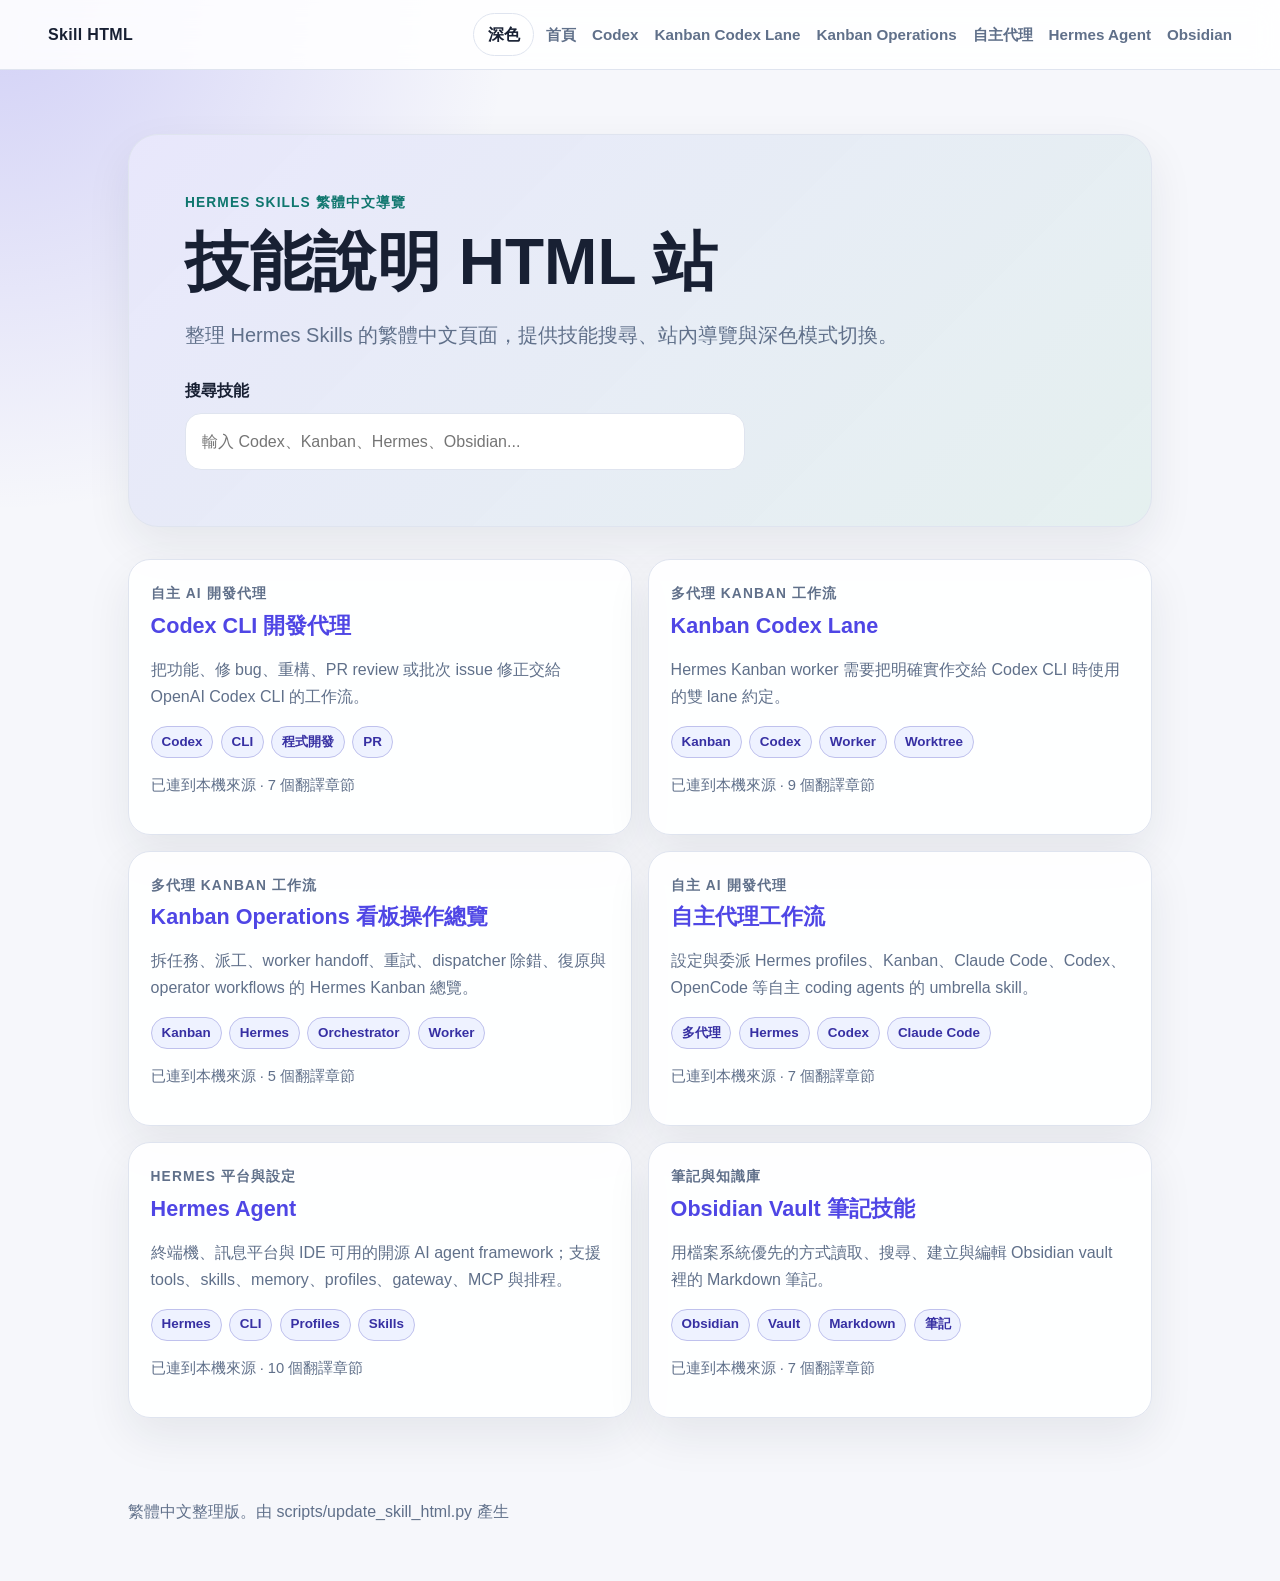
<file: index.html>
<!doctype html>
<html lang="zh-Hant">
<head>
  <meta charset="utf-8">
  <meta name="viewport" content="width=device-width, initial-scale=1">
  <meta name="description" content="Hermes skills 繁體中文 HTML 導覽">
  <title>首頁｜Skill HTML</title>
  <link rel="stylesheet" href="assets/style.css">
  <script src="assets/app.js" defer></script>
</head>
<body>
  <header class="site-header">
    <a class="brand" href="index.html">Skill HTML</a>
    <button class="theme-toggle" type="button" aria-label="切換深色模式" aria-pressed="false">深色</button>
    <button class="nav-toggle" type="button" aria-expanded="false" aria-controls="site-nav">選單</button>
    <nav id="site-nav" class="site-nav">
      <a href="index.html">首頁</a>
      <a href="skills/codex.html">Codex</a>
      <a href="skills/kanban-codex-lane.html">Kanban Codex Lane</a>
      <a href="skills/kanban-operations.html">Kanban Operations</a>
      <a href="skills/autonomous-agent-workflows.html">自主代理</a>
      <a href="skills/hermes-agent.html">Hermes Agent</a>
      <a href="skills/obsidian.html">Obsidian</a>
    </nav>
  </header>
  <main>
    <section class="hero">
      <p class="eyebrow">Hermes Skills 繁體中文導覽</p>
      <h1>技能說明 HTML 站</h1>
      <p class="subtitle">整理 Hermes Skills 的繁體中文頁面，提供技能搜尋、站內導覽與深色模式切換。</p>
      <label class="search-box" for="skill-search">搜尋技能</label>
      <input id="skill-search" type="search" placeholder="輸入 Codex、Kanban、Hermes、Obsidian..." autocomplete="off">
    </section>

    <section class="skill-list" aria-label="技能列表">
        <article class="skill-card" data-search="codex Codex CLI 開發代理 此頁依照 Codex CLI skill 的原始章節翻譯整理：保留何時使用、必要條件、一次性任務、長任務背景模式、重要 flags、Gateway 沙盒注意事項、PR review、worktree 平行修 issue、批次 PR review 與操作規則。 Codex CLI 程式開發 PR 自動化">
          <p class="eyebrow">自主 AI 開發代理</p>
          <h2><a href="skills/codex.html">Codex CLI 開發代理</a></h2>
          <p>把功能、修 bug、重構、PR review 或批次 issue 修正交給 OpenAI Codex CLI 的工作流。</p>
          <div class="tags"><span>Codex</span><span>CLI</span><span>程式開發</span><span>PR</span></div>
          <p class="source-status">已連到本機來源 · 7 個翻譯章節</p>
        </article>        <article class="skill-card" data-search="kanban-codex-lane Kanban Codex Lane 此頁忠實保留 Kanban Codex Lane skill 的結構：Overview、何時使用與何時不用、所有權規則、worktree/branch pattern、能力檢查、模式選擇、prompt 建構、監控與 kill、reconciliation checklist、kanban_complete metadata schema、常見陷阱與驗證清單。 Kanban Codex Worker Worktree 自動化">
          <p class="eyebrow">多代理 Kanban 工作流</p>
          <h2><a href="skills/kanban-codex-lane.html">Kanban Codex Lane</a></h2>
          <p>Hermes Kanban worker 需要把明確實作交給 Codex CLI 時使用的雙 lane 約定。</p>
          <div class="tags"><span>Kanban</span><span>Codex</span><span>Worker</span><span>Worktree</span></div>
          <p class="source-status">已連到本機來源 · 9 個翻譯章節</p>
        </article>        <article class="skill-card" data-search="kanban-operations Kanban Operations 看板操作總覽 此頁依照 Kanban Operations umbrella skill 的原始章節翻譯整理：Overview、Orchestrator lane、Worker lane、Operator lane、支援檔與 Verification Checklist。重點是用 board evidence 管理狀態，而不是靠猜測或口頭摘要。 Kanban Hermes Orchestrator Worker Operator Recovery">
          <p class="eyebrow">多代理 Kanban 工作流</p>
          <h2><a href="skills/kanban-operations.html">Kanban Operations 看板操作總覽</a></h2>
          <p>拆任務、派工、worker handoff、重試、dispatcher 除錯、復原與 operator workflows 的 Hermes Kanban 總覽。</p>
          <div class="tags"><span>Kanban</span><span>Hermes</span><span>Orchestrator</span><span>Worker</span></div>
          <p class="source-status">已連到本機來源 · 5 個翻譯章節</p>
        </article>        <article class="skill-card" data-search="autonomous-agent-workflows 自主代理工作流 此頁依照 Autonomous Agent Workflows 的 source SKILL.md 翻譯：Overview、Decision Flow、External coding CLIs、OpenCode API lane/API mode、Hermes profiles and model providers、Multi-agent agency teams、支援檔與 Verification Checklist。 多代理 Hermes Codex Claude Code OpenCode Kanban">
          <p class="eyebrow">自主 AI 開發代理</p>
          <h2><a href="skills/autonomous-agent-workflows.html">自主代理工作流</a></h2>
          <p>設定與委派 Hermes profiles、Kanban、Claude Code、Codex、OpenCode 等自主 coding agents 的 umbrella skill。</p>
          <div class="tags"><span>多代理</span><span>Hermes</span><span>Codex</span><span>Claude Code</span></div>
          <p class="source-status">已連到本機來源 · 7 個翻譯章節</p>
        </article>        <article class="skill-card" data-search="hermes-agent Hermes Agent 此頁以 Hermes Agent skill 為準，將原始長篇 skill 分成繁中可讀章節：定位與差異化、Quick Start、CLI reference、slash commands、paths/config、providers、toolsets、安全與隱私、voice、spawning、durable systems、troubleshooting、where to find things、contributor quick reference。官方文件仍是最新權威來源。 Hermes CLI Profiles Skills MCP Gateway">
          <p class="eyebrow">Hermes 平台與設定</p>
          <h2><a href="skills/hermes-agent.html">Hermes Agent</a></h2>
          <p>終端機、訊息平台與 IDE 可用的開源 AI agent framework；支援 tools、skills、memory、profiles、gateway、MCP 與排程。</p>
          <div class="tags"><span>Hermes</span><span>CLI</span><span>Profiles</span><span>Skills</span></div>
          <p class="source-status">已連到本機來源 · 10 個翻譯章節</p>
        </article>        <article class="skill-card" data-search="obsidian Obsidian Vault 筆記技能 此頁依照 Obsidian Vault skill 的原始 SKILL.md 翻譯整理：保留 vault path 慣例、讀取筆記、列出筆記、搜尋、建立筆記、追加內容、精準編輯與 wikilinks。 Obsidian Vault Markdown 筆記 知識庫">
          <p class="eyebrow">筆記與知識庫</p>
          <h2><a href="skills/obsidian.html">Obsidian Vault 筆記技能</a></h2>
          <p>用檔案系統優先的方式讀取、搜尋、建立與編輯 Obsidian vault 裡的 Markdown 筆記。</p>
          <div class="tags"><span>Obsidian</span><span>Vault</span><span>Markdown</span><span>筆記</span></div>
          <p class="source-status">已連到本機來源 · 7 個翻譯章節</p>
        </article>
    </section>

  </main>
  <footer class="site-footer">
    <p>繁體中文整理版。由 scripts/update_skill_html.py 產生</p>
  </footer>
</body>
</html>
</file>
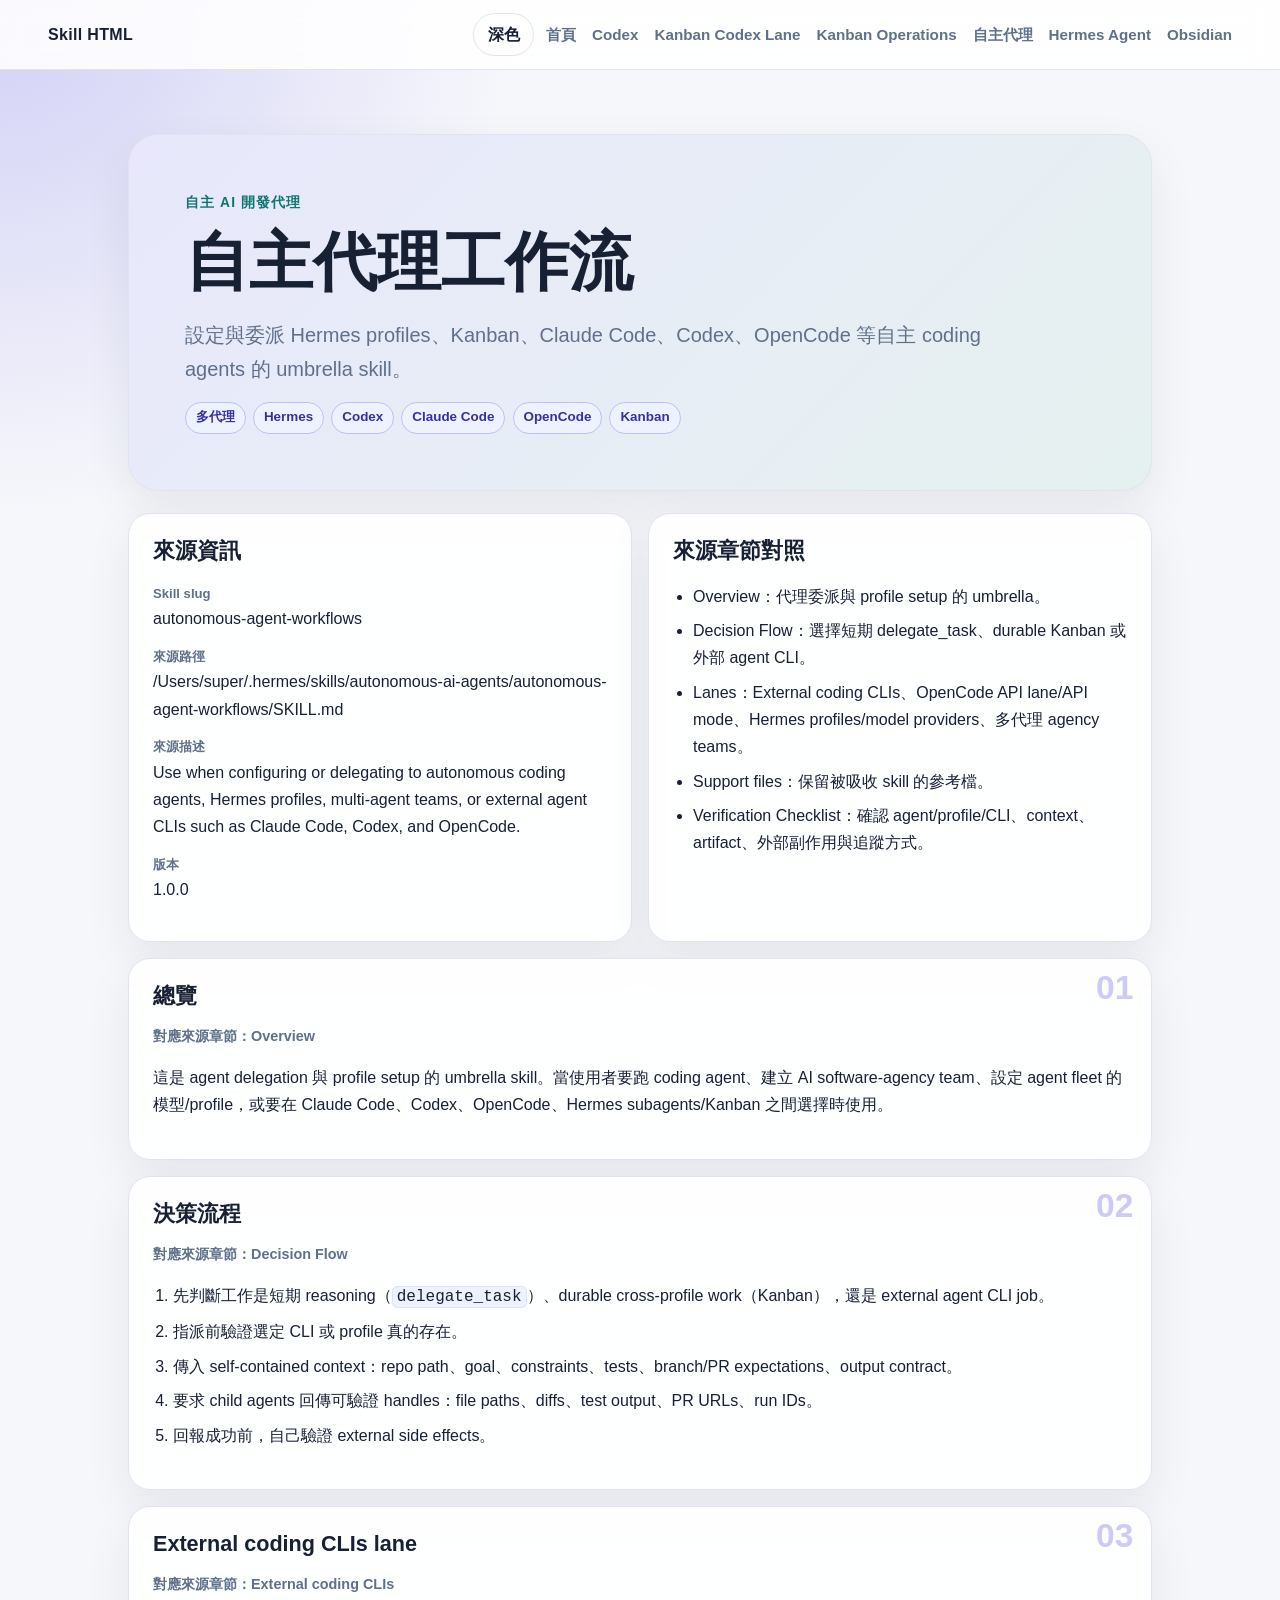
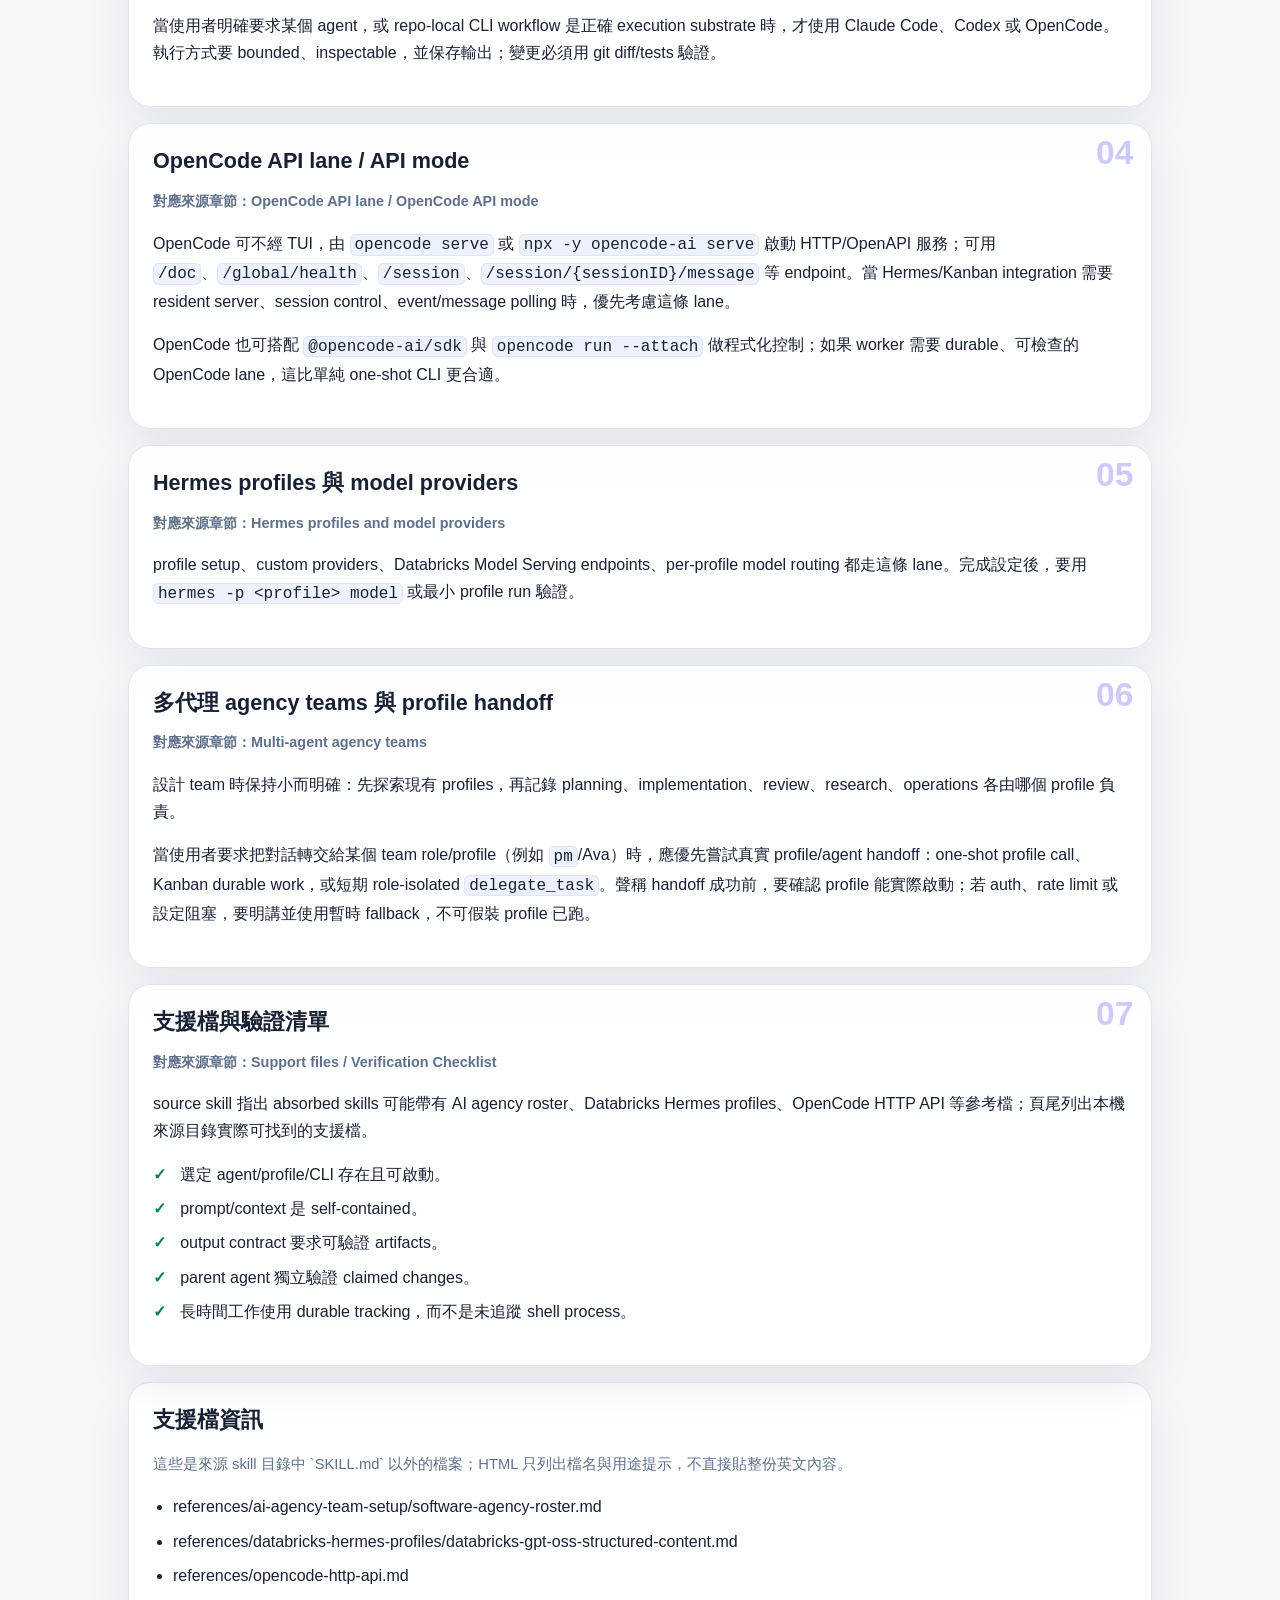
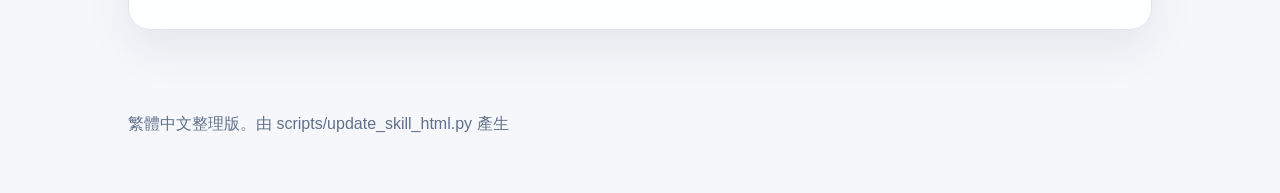
<file: skills/autonomous-agent-workflows.html>
<!doctype html>
<html lang="zh-Hant">
<head>
  <meta charset="utf-8">
  <meta name="viewport" content="width=device-width, initial-scale=1">
  <meta name="description" content="此頁依照 Autonomous Agent Workflows 的 source SKILL.md 翻譯：Overview、Decision Flow、External coding CLIs、OpenCode API lane/API mode、Hermes profiles and model providers、Multi-agent agency teams、支援檔與 Verification Checklist。">
  <title>自主代理工作流｜Skill HTML</title>
  <link rel="stylesheet" href="../assets/style.css">
  <script src="../assets/app.js" defer></script>
</head>
<body>
  <header class="site-header">
    <a class="brand" href="../index.html">Skill HTML</a>
    <button class="theme-toggle" type="button" aria-label="切換深色模式" aria-pressed="false">深色</button>
    <button class="nav-toggle" type="button" aria-expanded="false" aria-controls="site-nav">選單</button>
    <nav id="site-nav" class="site-nav">
      <a href="../index.html">首頁</a>
      <a href="codex.html">Codex</a>
      <a href="kanban-codex-lane.html">Kanban Codex Lane</a>
      <a href="kanban-operations.html">Kanban Operations</a>
      <a href="autonomous-agent-workflows.html">自主代理</a>
      <a href="hermes-agent.html">Hermes Agent</a>
      <a href="obsidian.html">Obsidian</a>
    </nav>
  </header>
  <main>
    <section class="hero skill-hero">
      <p class="eyebrow">自主 AI 開發代理</p>
      <h1>自主代理工作流</h1>
      <p class="subtitle">設定與委派 Hermes profiles、Kanban、Claude Code、Codex、OpenCode 等自主 coding agents 的 umbrella skill。</p>
      <div class="tags"><span>多代理</span><span>Hermes</span><span>Codex</span><span>Claude Code</span><span>OpenCode</span><span>Kanban</span></div>
    </section>

    <section class="content-grid">
      <aside class="panel source-card">
        <h2>來源資訊</h2>
        <dl>
          <dt>Skill slug</dt><dd>autonomous-agent-workflows</dd>
          <dt>來源路徑</dt><dd>/Users/super/.hermes/skills/autonomous-ai-agents/autonomous-agent-workflows/SKILL.md</dd>
          <dt>來源描述</dt><dd>Use when configuring or delegating to autonomous coding agents, Hermes profiles, multi-agent teams, or external agent CLIs such as Claude Code, Codex, and OpenCode.</dd>
          <dt>版本</dt><dd>1.0.0</dd>
        </dl>
      </aside>
      <article class="panel">
        <h2>來源章節對照</h2>
        <ul><li>Overview：代理委派與 profile setup 的 umbrella。</li><li>Decision Flow：選擇短期 delegate_task、durable Kanban 或外部 agent CLI。</li><li>Lanes：External coding CLIs、OpenCode API lane/API mode、Hermes profiles/model providers、多代理 agency teams。</li><li>Support files：保留被吸收 skill 的參考檔。</li><li>Verification Checklist：確認 agent/profile/CLI、context、artifact、外部副作用與追蹤方式。</li></ul>
      </article>
      <article class="panel span-2 translated-section"><div class="section-number">01</div><h2>總覽</h2><p class="source-heading">對應來源章節：Overview</p><p>這是 agent delegation 與 profile setup 的 umbrella skill。當使用者要跑 coding agent、建立 AI software-agency team、設定 agent fleet 的模型/profile，或要在 Claude Code、Codex、OpenCode、Hermes subagents/Kanban 之間選擇時使用。</p></article><article class="panel span-2 translated-section"><div class="section-number">02</div><h2>決策流程</h2><p class="source-heading">對應來源章節：Decision Flow</p><ol><li>先判斷工作是短期 reasoning（<code>delegate_task</code>）、durable cross-profile work（Kanban），還是 external agent CLI job。</li><li>指派前驗證選定 CLI 或 profile 真的存在。</li><li>傳入 self-contained context：repo path、goal、constraints、tests、branch/PR expectations、output contract。</li><li>要求 child agents 回傳可驗證 handles：file paths、diffs、test output、PR URLs、run IDs。</li><li>回報成功前，自己驗證 external side effects。</li></ol></article><article class="panel span-2 translated-section"><div class="section-number">03</div><h2>External coding CLIs lane</h2><p class="source-heading">對應來源章節：External coding CLIs</p><p>當使用者明確要求某個 agent，或 repo-local CLI workflow 是正確 execution substrate 時，才使用 Claude Code、Codex 或 OpenCode。執行方式要 bounded、inspectable，並保存輸出；變更必須用 git diff/tests 驗證。</p></article><article class="panel span-2 translated-section"><div class="section-number">04</div><h2>OpenCode API lane / API mode</h2><p class="source-heading">對應來源章節：OpenCode API lane / OpenCode API mode</p><p>OpenCode 可不經 TUI，由 <code>opencode serve</code> 或 <code>npx -y opencode-ai serve</code> 啟動 HTTP/OpenAPI 服務；可用 <code>/doc</code>、<code>/global/health</code>、<code>/session</code>、<code>/session/{sessionID}/message</code> 等 endpoint。當 Hermes/Kanban integration 需要 resident server、session control、event/message polling 時，優先考慮這條 lane。</p><p>OpenCode 也可搭配 <code>@opencode-ai/sdk</code> 與 <code>opencode run --attach</code> 做程式化控制；如果 worker 需要 durable、可檢查的 OpenCode lane，這比單純 one-shot CLI 更合適。</p></article><article class="panel span-2 translated-section"><div class="section-number">05</div><h2>Hermes profiles 與 model providers</h2><p class="source-heading">對應來源章節：Hermes profiles and model providers</p><p>profile setup、custom providers、Databricks Model Serving endpoints、per-profile model routing 都走這條 lane。完成設定後，要用 <code>hermes -p &lt;profile&gt; model</code> 或最小 profile run 驗證。</p></article><article class="panel span-2 translated-section"><div class="section-number">06</div><h2>多代理 agency teams 與 profile handoff</h2><p class="source-heading">對應來源章節：Multi-agent agency teams</p><p>設計 team 時保持小而明確：先探索現有 profiles，再記錄 planning、implementation、review、research、operations 各由哪個 profile 負責。</p><p>當使用者要求把對話轉交給某個 team role/profile（例如 <code>pm</code>/Ava）時，應優先嘗試真實 profile/agent handoff：one-shot profile call、Kanban durable work，或短期 role-isolated <code>delegate_task</code>。聲稱 handoff 成功前，要確認 profile 能實際啟動；若 auth、rate limit 或設定阻塞，要明講並使用暫時 fallback，不可假裝 profile 已跑。</p></article><article class="panel span-2 translated-section"><div class="section-number">07</div><h2>支援檔與驗證清單</h2><p class="source-heading">對應來源章節：Support files / Verification Checklist</p><p>source skill 指出 absorbed skills 可能帶有 AI agency roster、Databricks Hermes profiles、OpenCode HTTP API 等參考檔；頁尾列出本機來源目錄實際可找到的支援檔。</p><ul class="checklist"><li>選定 agent/profile/CLI 存在且可啟動。</li><li>prompt/context 是 self-contained。</li><li>output contract 要求可驗證 artifacts。</li><li>parent agent 獨立驗證 claimed changes。</li><li>長時間工作使用 durable tracking，而不是未追蹤 shell process。</li></ul></article>
      <article class="panel span-2 support-files">
        <h2>支援檔資訊</h2>
        <p class="muted">這些是來源 skill 目錄中 `SKILL.md` 以外的檔案；HTML 只列出檔名與用途提示，不直接貼整份英文內容。</p>
        <ul><li>references/ai-agency-team-setup/software-agency-roster.md</li><li>references/databricks-hermes-profiles/databricks-gpt-oss-structured-content.md</li><li>references/opencode-http-api.md</li></ul>
      </article>
    </section>

  </main>
  <footer class="site-footer">
    <p>繁體中文整理版。由 scripts/update_skill_html.py 產生</p>
  </footer>
</body>
</html>
</file>
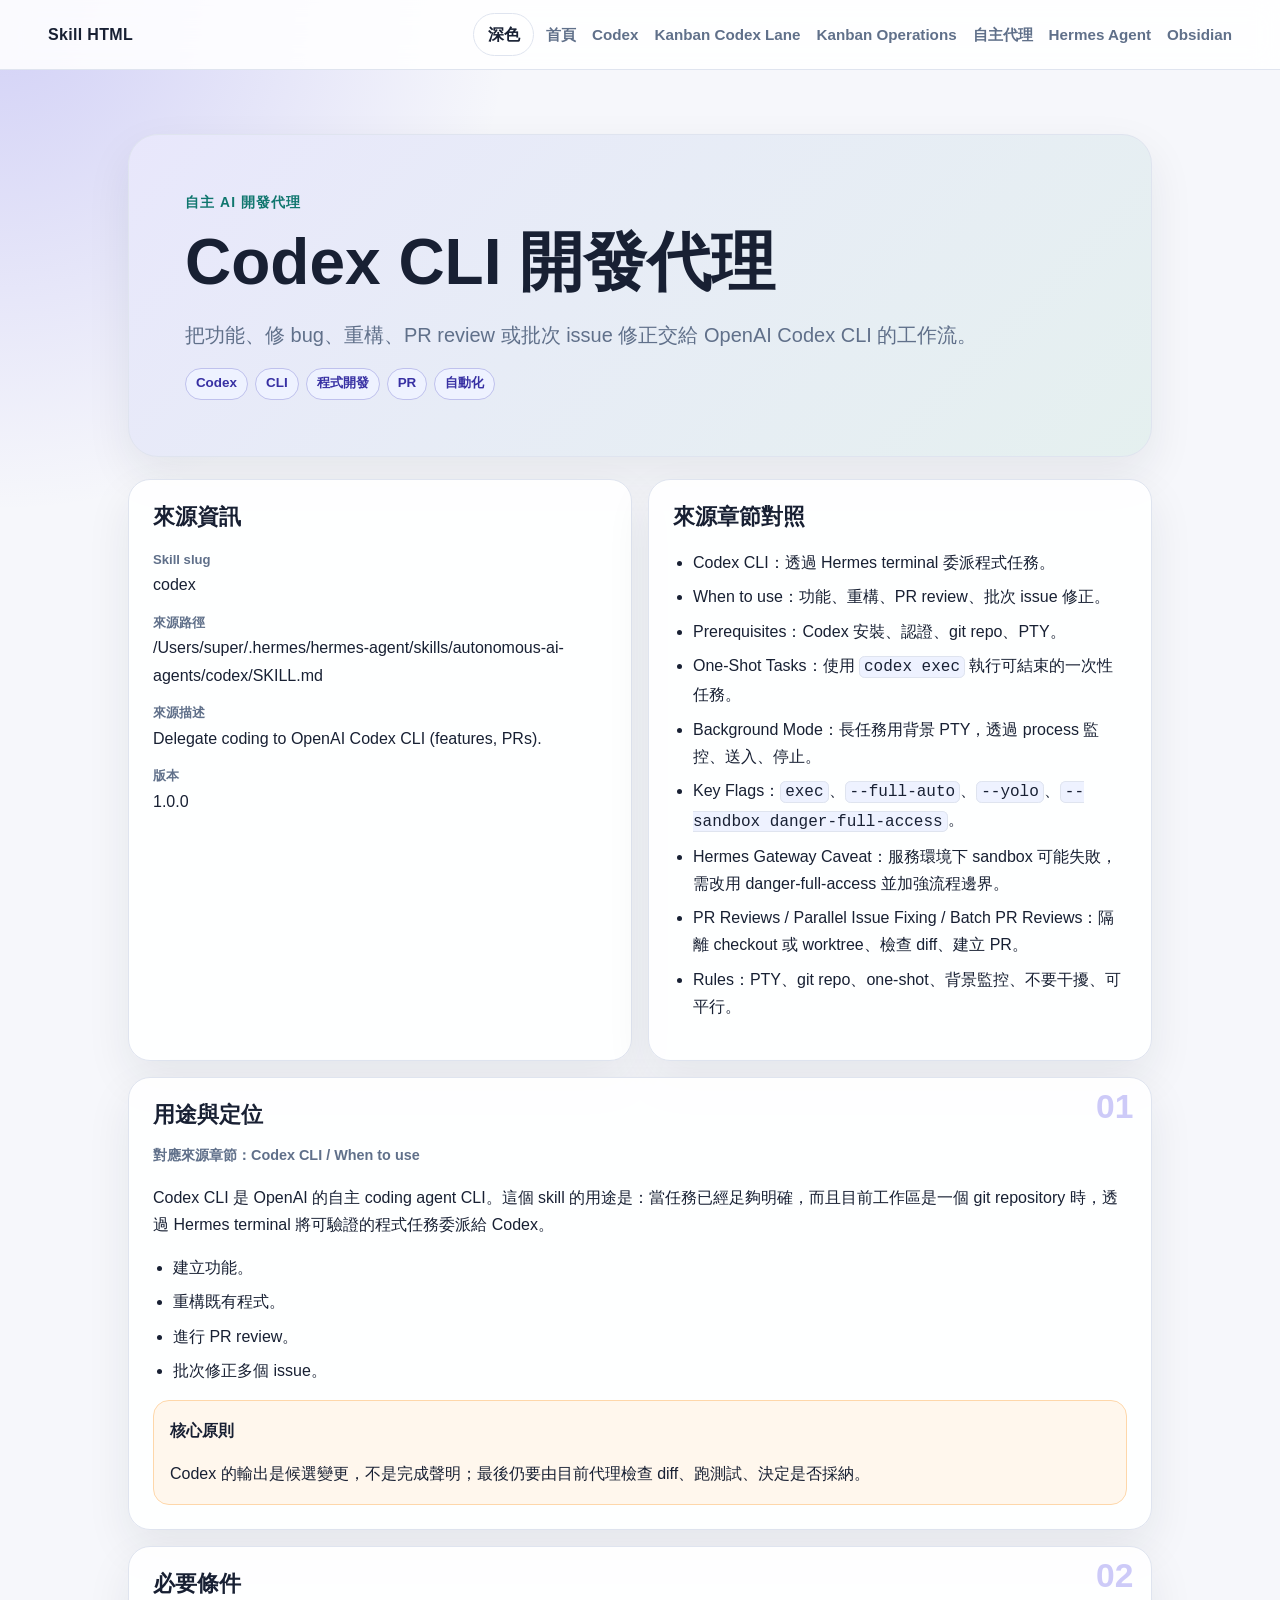
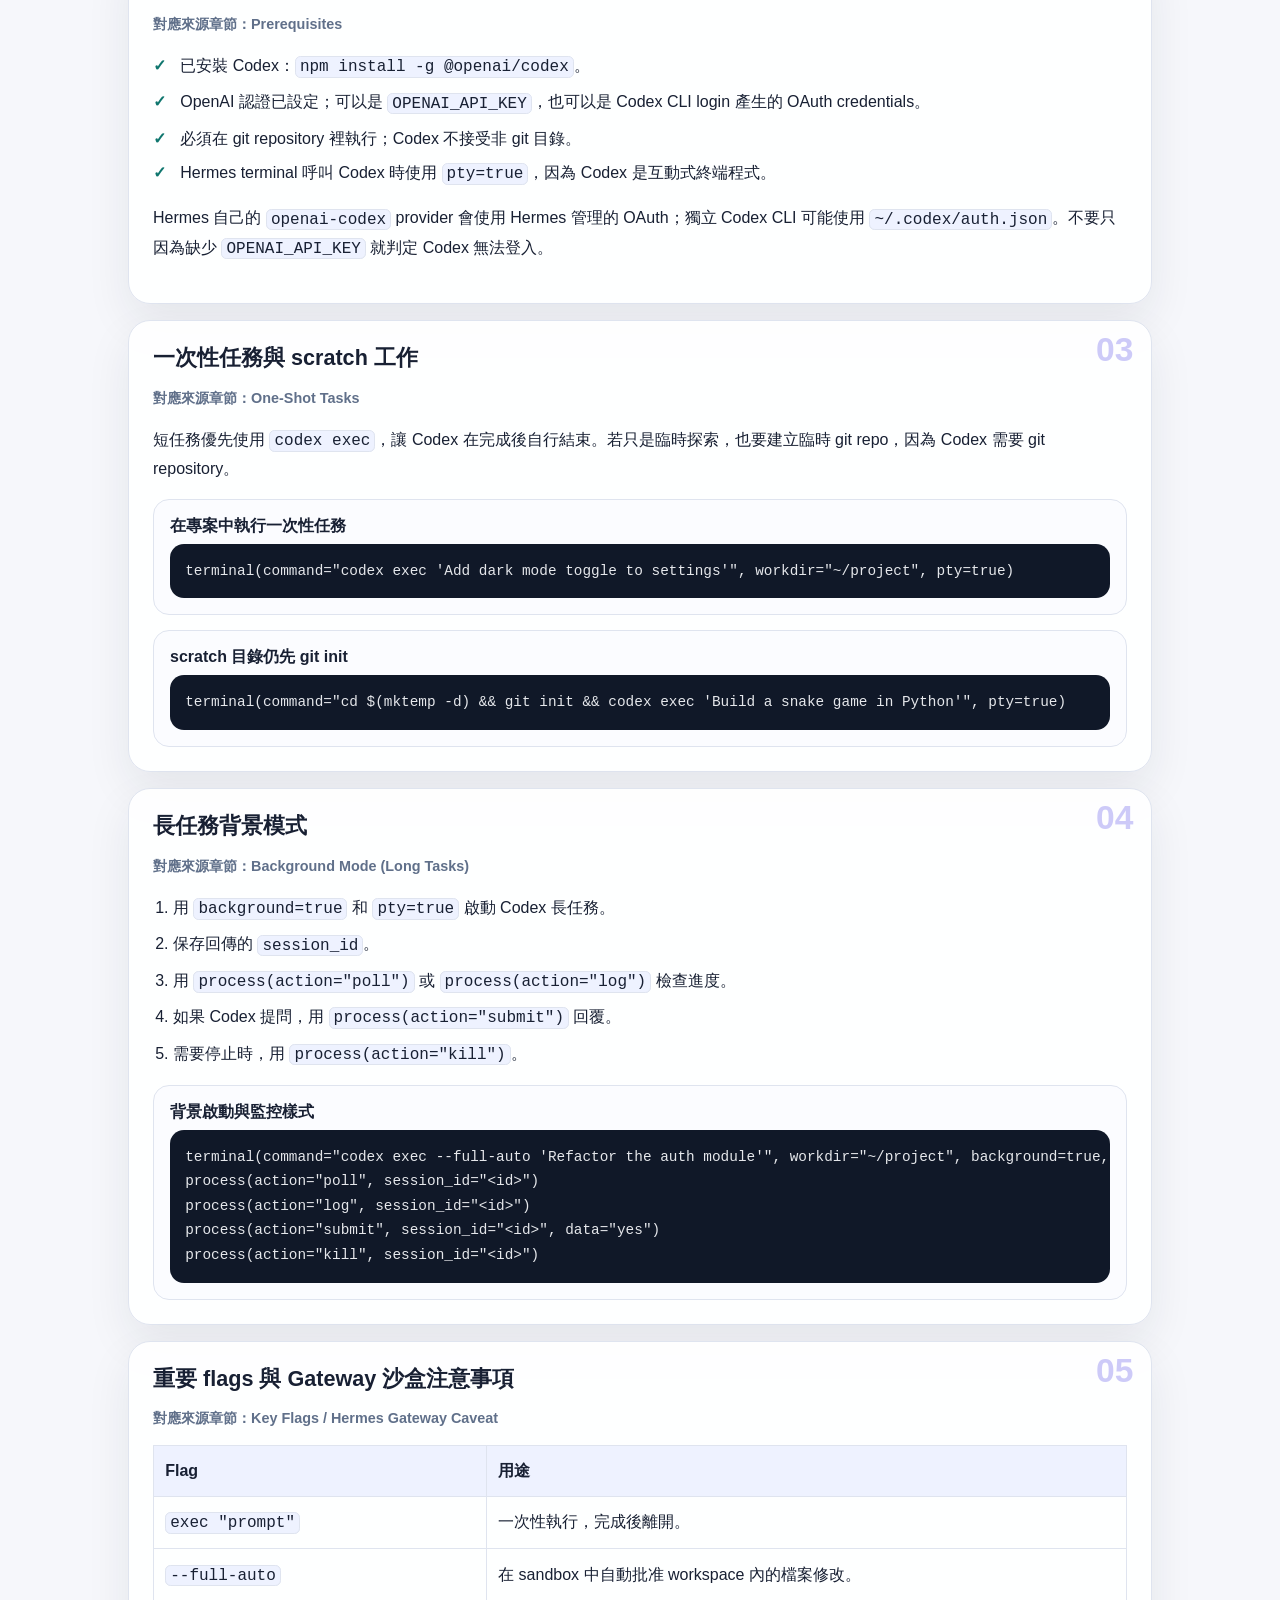
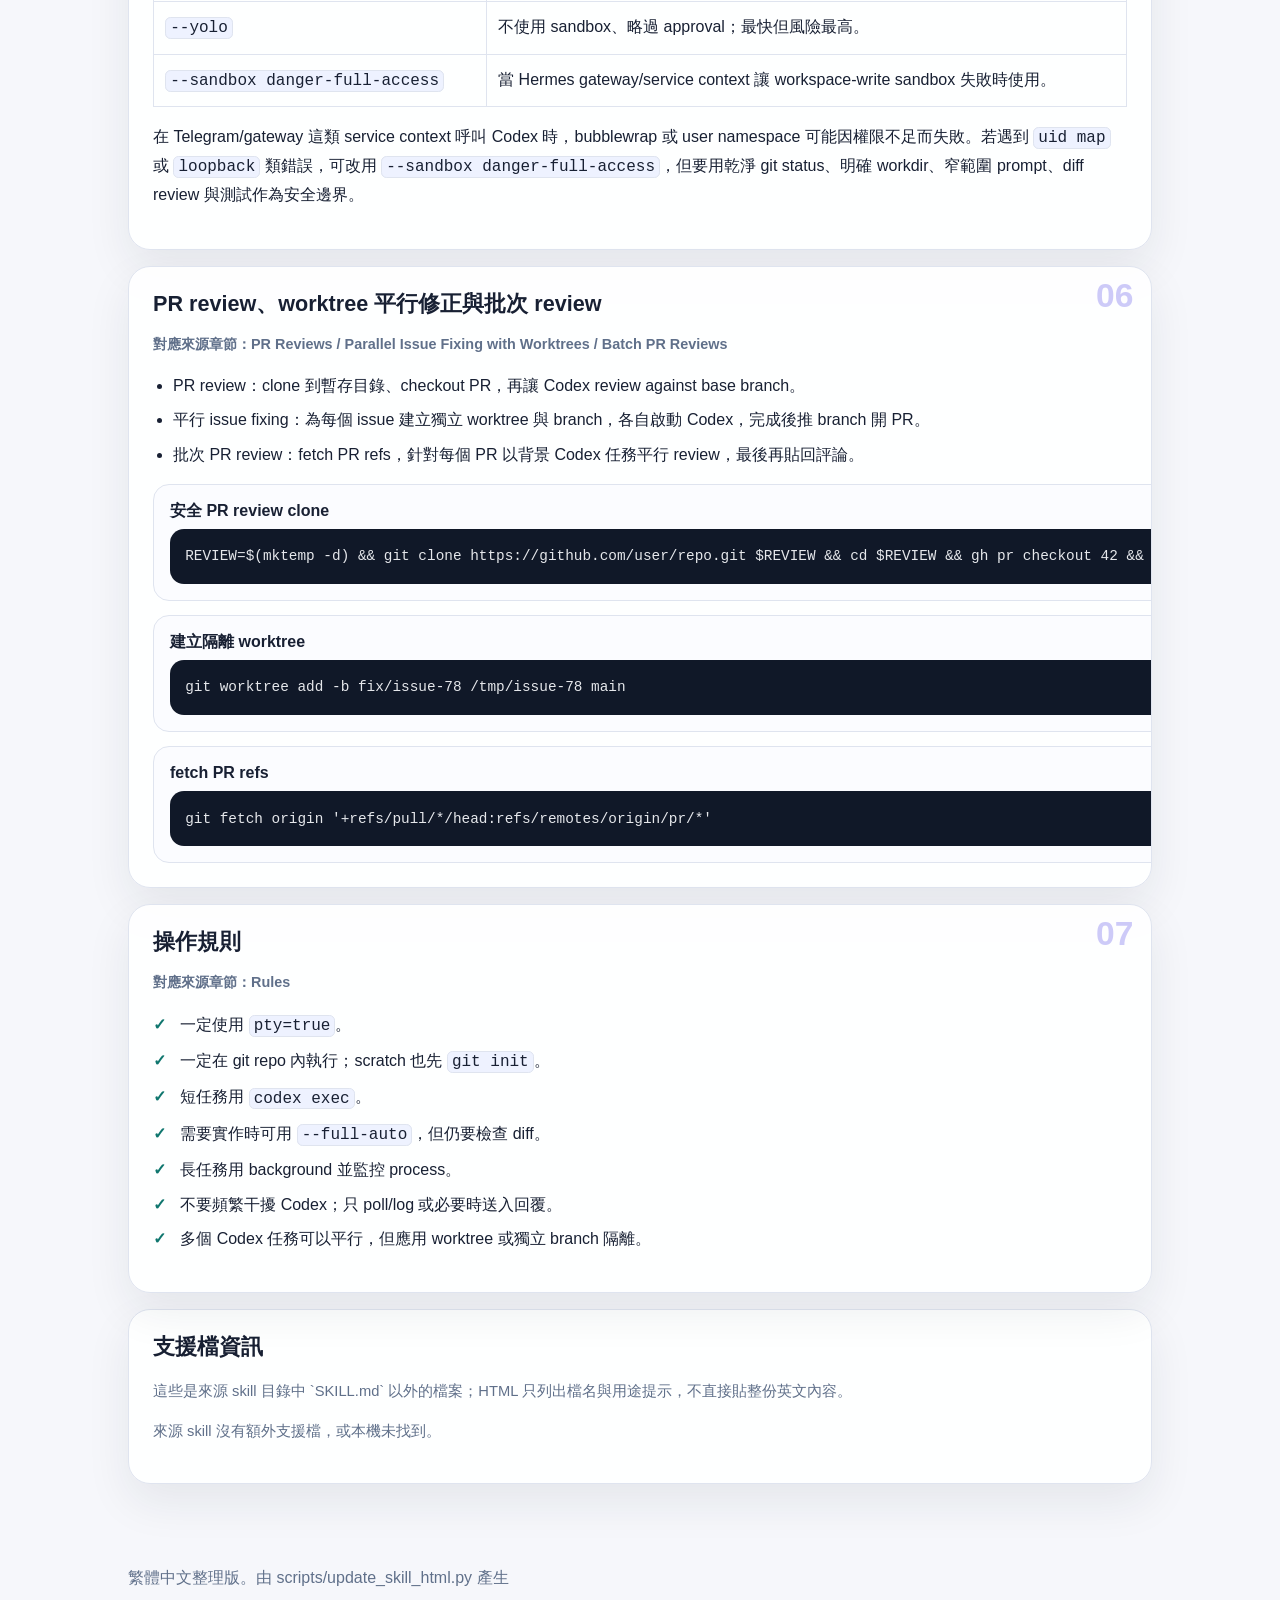
<file: skills/codex.html>
<!doctype html>
<html lang="zh-Hant">
<head>
  <meta charset="utf-8">
  <meta name="viewport" content="width=device-width, initial-scale=1">
  <meta name="description" content="此頁依照 Codex CLI skill 的原始章節翻譯整理：保留何時使用、必要條件、一次性任務、長任務背景模式、重要 flags、Gateway 沙盒注意事項、PR review、worktree 平行修 issue、批次 PR review 與操作規則。">
  <title>Codex CLI 開發代理｜Skill HTML</title>
  <link rel="stylesheet" href="../assets/style.css">
  <script src="../assets/app.js" defer></script>
</head>
<body>
  <header class="site-header">
    <a class="brand" href="../index.html">Skill HTML</a>
    <button class="theme-toggle" type="button" aria-label="切換深色模式" aria-pressed="false">深色</button>
    <button class="nav-toggle" type="button" aria-expanded="false" aria-controls="site-nav">選單</button>
    <nav id="site-nav" class="site-nav">
      <a href="../index.html">首頁</a>
      <a href="codex.html">Codex</a>
      <a href="kanban-codex-lane.html">Kanban Codex Lane</a>
      <a href="kanban-operations.html">Kanban Operations</a>
      <a href="autonomous-agent-workflows.html">自主代理</a>
      <a href="hermes-agent.html">Hermes Agent</a>
      <a href="obsidian.html">Obsidian</a>
    </nav>
  </header>
  <main>
    <section class="hero skill-hero">
      <p class="eyebrow">自主 AI 開發代理</p>
      <h1>Codex CLI 開發代理</h1>
      <p class="subtitle">把功能、修 bug、重構、PR review 或批次 issue 修正交給 OpenAI Codex CLI 的工作流。</p>
      <div class="tags"><span>Codex</span><span>CLI</span><span>程式開發</span><span>PR</span><span>自動化</span></div>
    </section>

    <section class="content-grid">
      <aside class="panel source-card">
        <h2>來源資訊</h2>
        <dl>
          <dt>Skill slug</dt><dd>codex</dd>
          <dt>來源路徑</dt><dd>/Users/super/.hermes/hermes-agent/skills/autonomous-ai-agents/codex/SKILL.md</dd>
          <dt>來源描述</dt><dd>Delegate coding to OpenAI Codex CLI (features, PRs).</dd>
          <dt>版本</dt><dd>1.0.0</dd>
        </dl>
      </aside>
      <article class="panel">
        <h2>來源章節對照</h2>
        <ul><li>Codex CLI：透過 Hermes terminal 委派程式任務。</li><li>When to use：功能、重構、PR review、批次 issue 修正。</li><li>Prerequisites：Codex 安裝、認證、git repo、PTY。</li><li>One-Shot Tasks：使用 <code>codex exec</code> 執行可結束的一次性任務。</li><li>Background Mode：長任務用背景 PTY，透過 process 監控、送入、停止。</li><li>Key Flags：<code>exec</code>、<code>--full-auto</code>、<code>--yolo</code>、<code>--sandbox danger-full-access</code>。</li><li>Hermes Gateway Caveat：服務環境下 sandbox 可能失敗，需改用 danger-full-access 並加強流程邊界。</li><li>PR Reviews / Parallel Issue Fixing / Batch PR Reviews：隔離 checkout 或 worktree、檢查 diff、建立 PR。</li><li>Rules：PTY、git repo、one-shot、背景監控、不要干擾、可平行。</li></ul>
      </article>
      <article class="panel span-2 translated-section"><div class="section-number">01</div><h2>用途與定位</h2><p class="source-heading">對應來源章節：Codex CLI / When to use</p><p>Codex CLI 是 OpenAI 的自主 coding agent CLI。這個 skill 的用途是：當任務已經足夠明確，而且目前工作區是一個 git repository 時，透過 Hermes terminal 將可驗證的程式任務委派給 Codex。</p><ul><li>建立功能。</li><li>重構既有程式。</li><li>進行 PR review。</li><li>批次修正多個 issue。</li></ul><aside class="callout"><strong>核心原則</strong><p>Codex 的輸出是候選變更，不是完成聲明；最後仍要由目前代理檢查 diff、跑測試、決定是否採納。</p></aside></article><article class="panel span-2 translated-section"><div class="section-number">02</div><h2>必要條件</h2><p class="source-heading">對應來源章節：Prerequisites</p><ul class="checklist"><li>已安裝 Codex：<code>npm install -g @openai/codex</code>。</li><li>OpenAI 認證已設定；可以是 <code>OPENAI_API_KEY</code>，也可以是 Codex CLI login 產生的 OAuth credentials。</li><li>必須在 git repository 裡執行；Codex 不接受非 git 目錄。</li><li>Hermes terminal 呼叫 Codex 時使用 <code>pty=true</code>，因為 Codex 是互動式終端程式。</li></ul><p>Hermes 自己的 <code>openai-codex</code> provider 會使用 Hermes 管理的 OAuth；獨立 Codex CLI 可能使用 <code>~/.codex/auth.json</code>。不要只因為缺少 <code>OPENAI_API_KEY</code> 就判定 Codex 無法登入。</p></article><article class="panel span-2 translated-section"><div class="section-number">03</div><h2>一次性任務與 scratch 工作</h2><p class="source-heading">對應來源章節：One-Shot Tasks</p><p>短任務優先使用 <code>codex exec</code>，讓 Codex 在完成後自行結束。若只是臨時探索，也要建立臨時 git repo，因為 Codex 需要 git repository。</p><div class="commands"><article class="command-card"><h3>在專案中執行一次性任務</h3><pre><code>terminal(command=&quot;codex exec &#x27;Add dark mode toggle to settings&#x27;&quot;, workdir=&quot;~/project&quot;, pty=true)</code></pre></article><article class="command-card"><h3>scratch 目錄仍先 git init</h3><pre><code>terminal(command=&quot;cd $(mktemp -d) &amp;&amp; git init &amp;&amp; codex exec &#x27;Build a snake game in Python&#x27;&quot;, pty=true)</code></pre></article></div></article><article class="panel span-2 translated-section"><div class="section-number">04</div><h2>長任務背景模式</h2><p class="source-heading">對應來源章節：Background Mode (Long Tasks)</p><ol><li>用 <code>background=true</code> 和 <code>pty=true</code> 啟動 Codex 長任務。</li><li>保存回傳的 <code>session_id</code>。</li><li>用 <code>process(action=&quot;poll&quot;)</code> 或 <code>process(action=&quot;log&quot;)</code> 檢查進度。</li><li>如果 Codex 提問，用 <code>process(action=&quot;submit&quot;)</code> 回覆。</li><li>需要停止時，用 <code>process(action=&quot;kill&quot;)</code>。</li></ol><div class="code-block"><h3>背景啟動與監控樣式</h3><pre><code>terminal(command=&quot;codex exec --full-auto &#x27;Refactor the auth module&#x27;&quot;, workdir=&quot;~/project&quot;, background=true, pty=true)
process(action=&quot;poll&quot;, session_id=&quot;&lt;id&gt;&quot;)
process(action=&quot;log&quot;, session_id=&quot;&lt;id&gt;&quot;)
process(action=&quot;submit&quot;, session_id=&quot;&lt;id&gt;&quot;, data=&quot;yes&quot;)
process(action=&quot;kill&quot;, session_id=&quot;&lt;id&gt;&quot;)</code></pre></div></article><article class="panel span-2 translated-section"><div class="section-number">05</div><h2>重要 flags 與 Gateway 沙盒注意事項</h2><p class="source-heading">對應來源章節：Key Flags / Hermes Gateway Caveat</p><div class="table-wrap"><table><thead><tr><th>Flag</th><th>用途</th></tr></thead><tbody><tr><td><code>exec &quot;prompt&quot;</code></td><td>一次性執行，完成後離開。</td></tr><tr><td><code>--full-auto</code></td><td>在 sandbox 中自動批准 workspace 內的檔案修改。</td></tr><tr><td><code>--yolo</code></td><td>不使用 sandbox、略過 approval；最快但風險最高。</td></tr><tr><td><code>--sandbox danger-full-access</code></td><td>當 Hermes gateway/service context 讓 workspace-write sandbox 失敗時使用。</td></tr></tbody></table></div><p>在 Telegram/gateway 這類 service context 呼叫 Codex 時，bubblewrap 或 user namespace 可能因權限不足而失敗。若遇到 <code>uid map</code> 或 <code>loopback</code> 類錯誤，可改用 <code>--sandbox danger-full-access</code>，但要用乾淨 git status、明確 workdir、窄範圍 prompt、diff review 與測試作為安全邊界。</p></article><article class="panel span-2 translated-section"><div class="section-number">06</div><h2>PR review、worktree 平行修正與批次 review</h2><p class="source-heading">對應來源章節：PR Reviews / Parallel Issue Fixing with Worktrees / Batch PR Reviews</p><ul><li>PR review：clone 到暫存目錄、checkout PR，再讓 Codex review against base branch。</li><li>平行 issue fixing：為每個 issue 建立獨立 worktree 與 branch，各自啟動 Codex，完成後推 branch 開 PR。</li><li>批次 PR review：fetch PR refs，針對每個 PR 以背景 Codex 任務平行 review，最後再貼回評論。</li></ul><div class="commands"><article class="command-card"><h3>安全 PR review clone</h3><pre><code>REVIEW=$(mktemp -d) &amp;&amp; git clone https://github.com/user/repo.git $REVIEW &amp;&amp; cd $REVIEW &amp;&amp; gh pr checkout 42 &amp;&amp; codex review --base origin/main</code></pre></article><article class="command-card"><h3>建立隔離 worktree</h3><pre><code>git worktree add -b fix/issue-78 /tmp/issue-78 main</code></pre></article><article class="command-card"><h3>fetch PR refs</h3><pre><code>git fetch origin &#x27;+refs/pull/*/head:refs/remotes/origin/pr/*&#x27;</code></pre></article></div></article><article class="panel span-2 translated-section"><div class="section-number">07</div><h2>操作規則</h2><p class="source-heading">對應來源章節：Rules</p><ul class="checklist"><li>一定使用 <code>pty=true</code>。</li><li>一定在 git repo 內執行；scratch 也先 <code>git init</code>。</li><li>短任務用 <code>codex exec</code>。</li><li>需要實作時可用 <code>--full-auto</code>，但仍要檢查 diff。</li><li>長任務用 background 並監控 process。</li><li>不要頻繁干擾 Codex；只 poll/log 或必要時送入回覆。</li><li>多個 Codex 任務可以平行，但應用 worktree 或獨立 branch 隔離。</li></ul></article>
      <article class="panel span-2 support-files">
        <h2>支援檔資訊</h2>
        <p class="muted">這些是來源 skill 目錄中 `SKILL.md` 以外的檔案；HTML 只列出檔名與用途提示，不直接貼整份英文內容。</p>
        <p class="muted">來源 skill 沒有額外支援檔，或本機未找到。</p>
      </article>
    </section>

  </main>
  <footer class="site-footer">
    <p>繁體中文整理版。由 scripts/update_skill_html.py 產生</p>
  </footer>
</body>
</html>
</file>
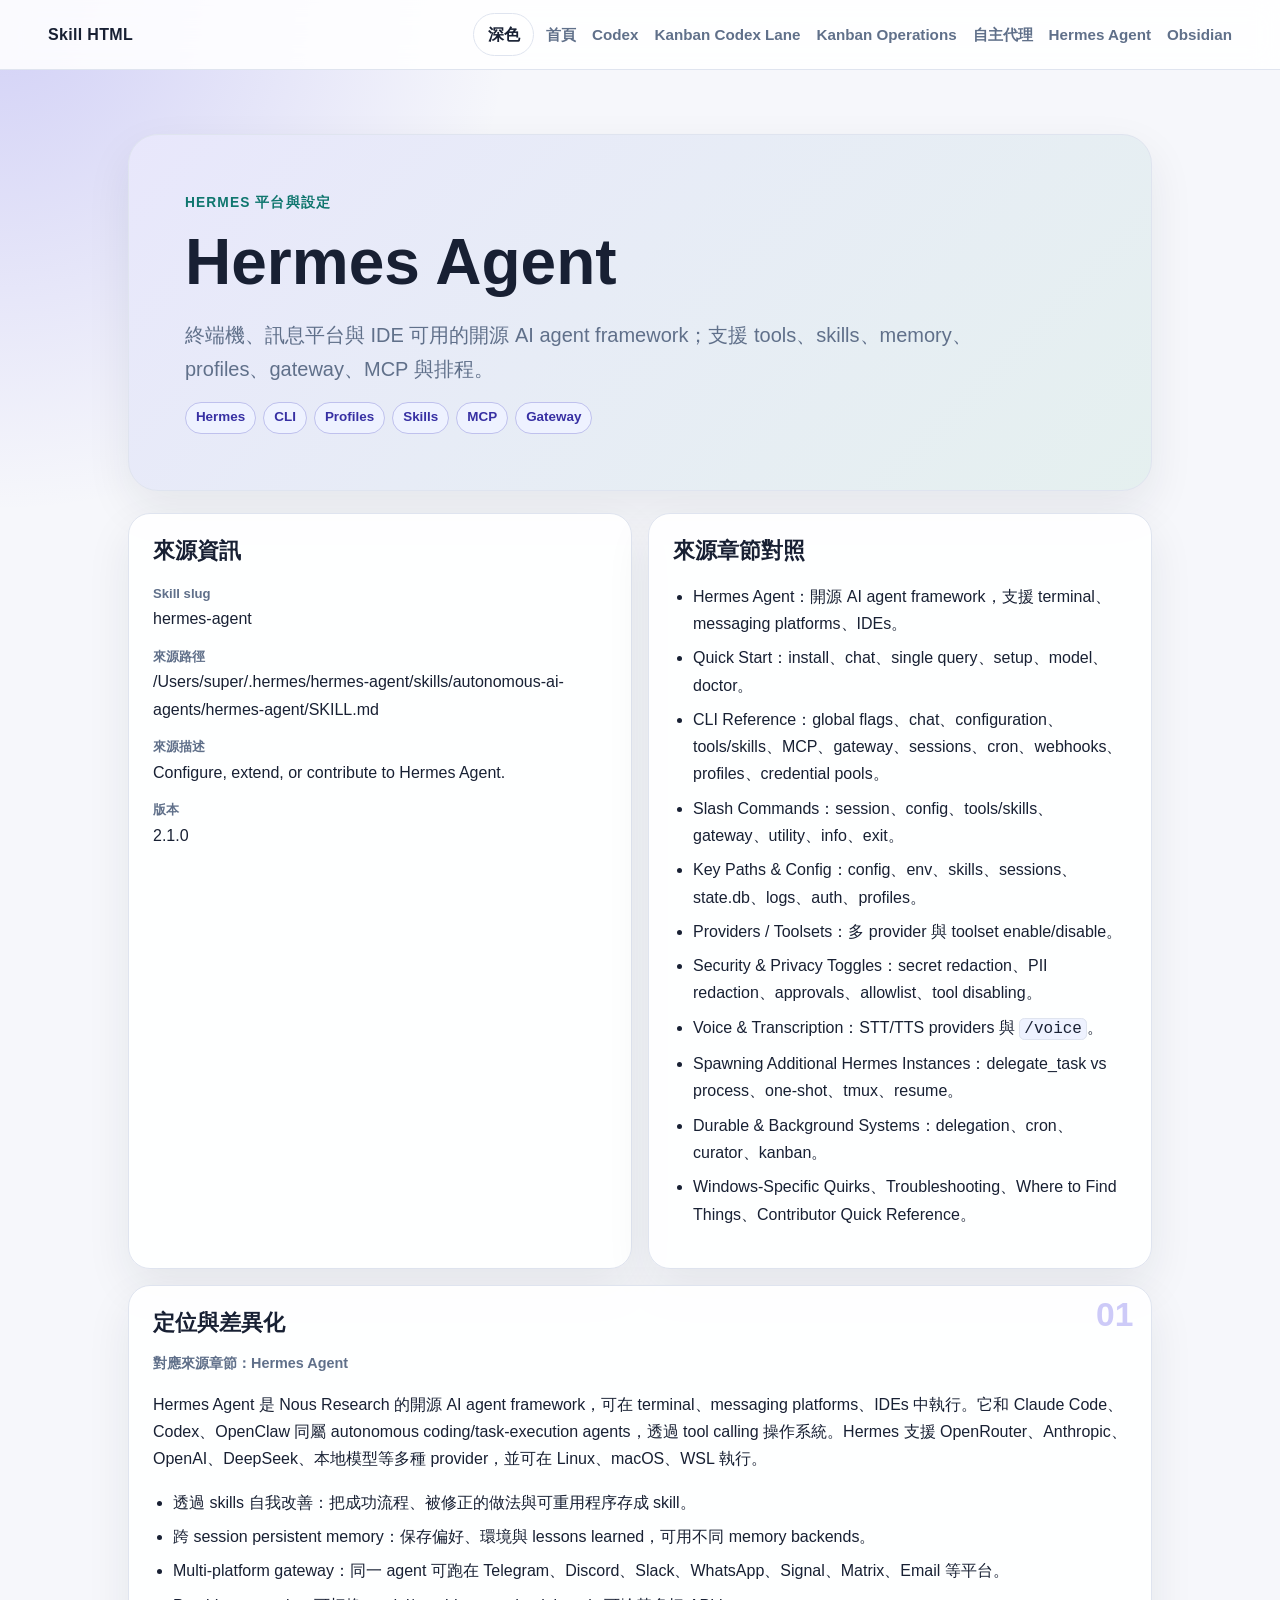
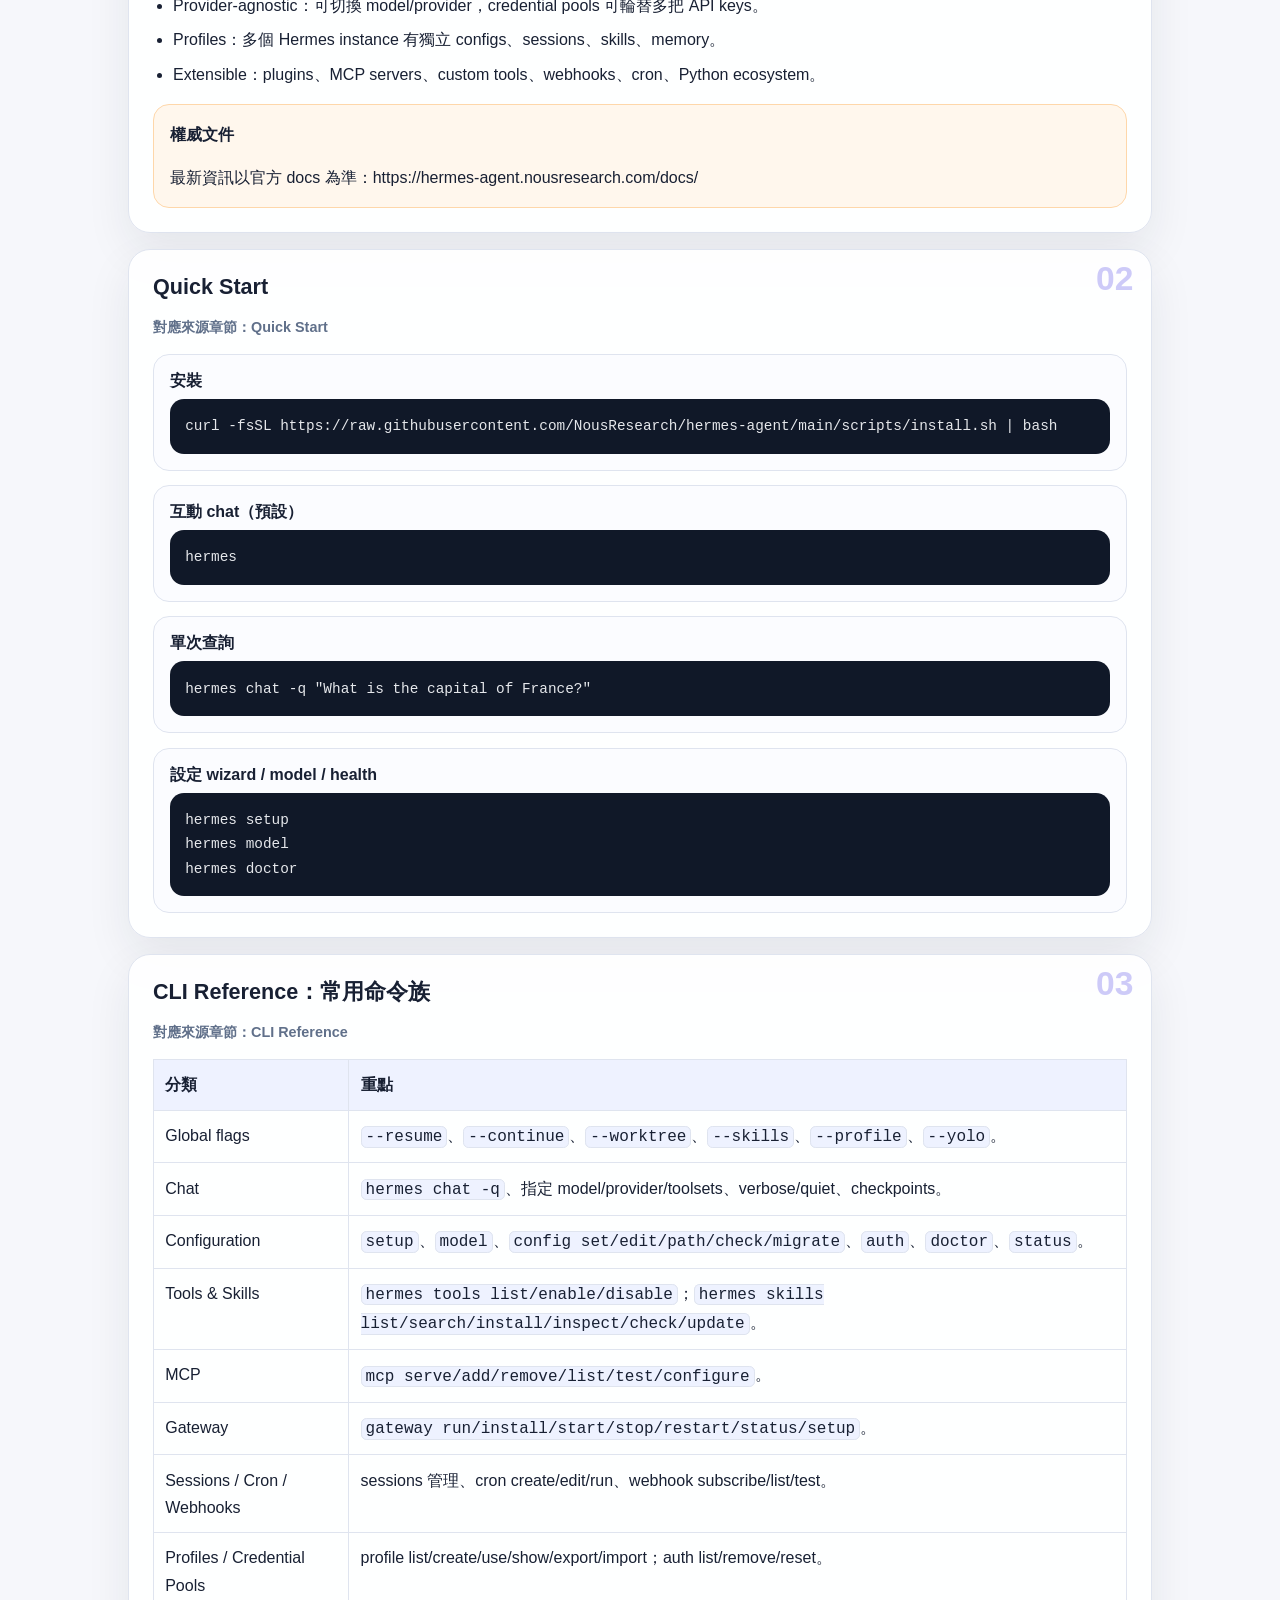
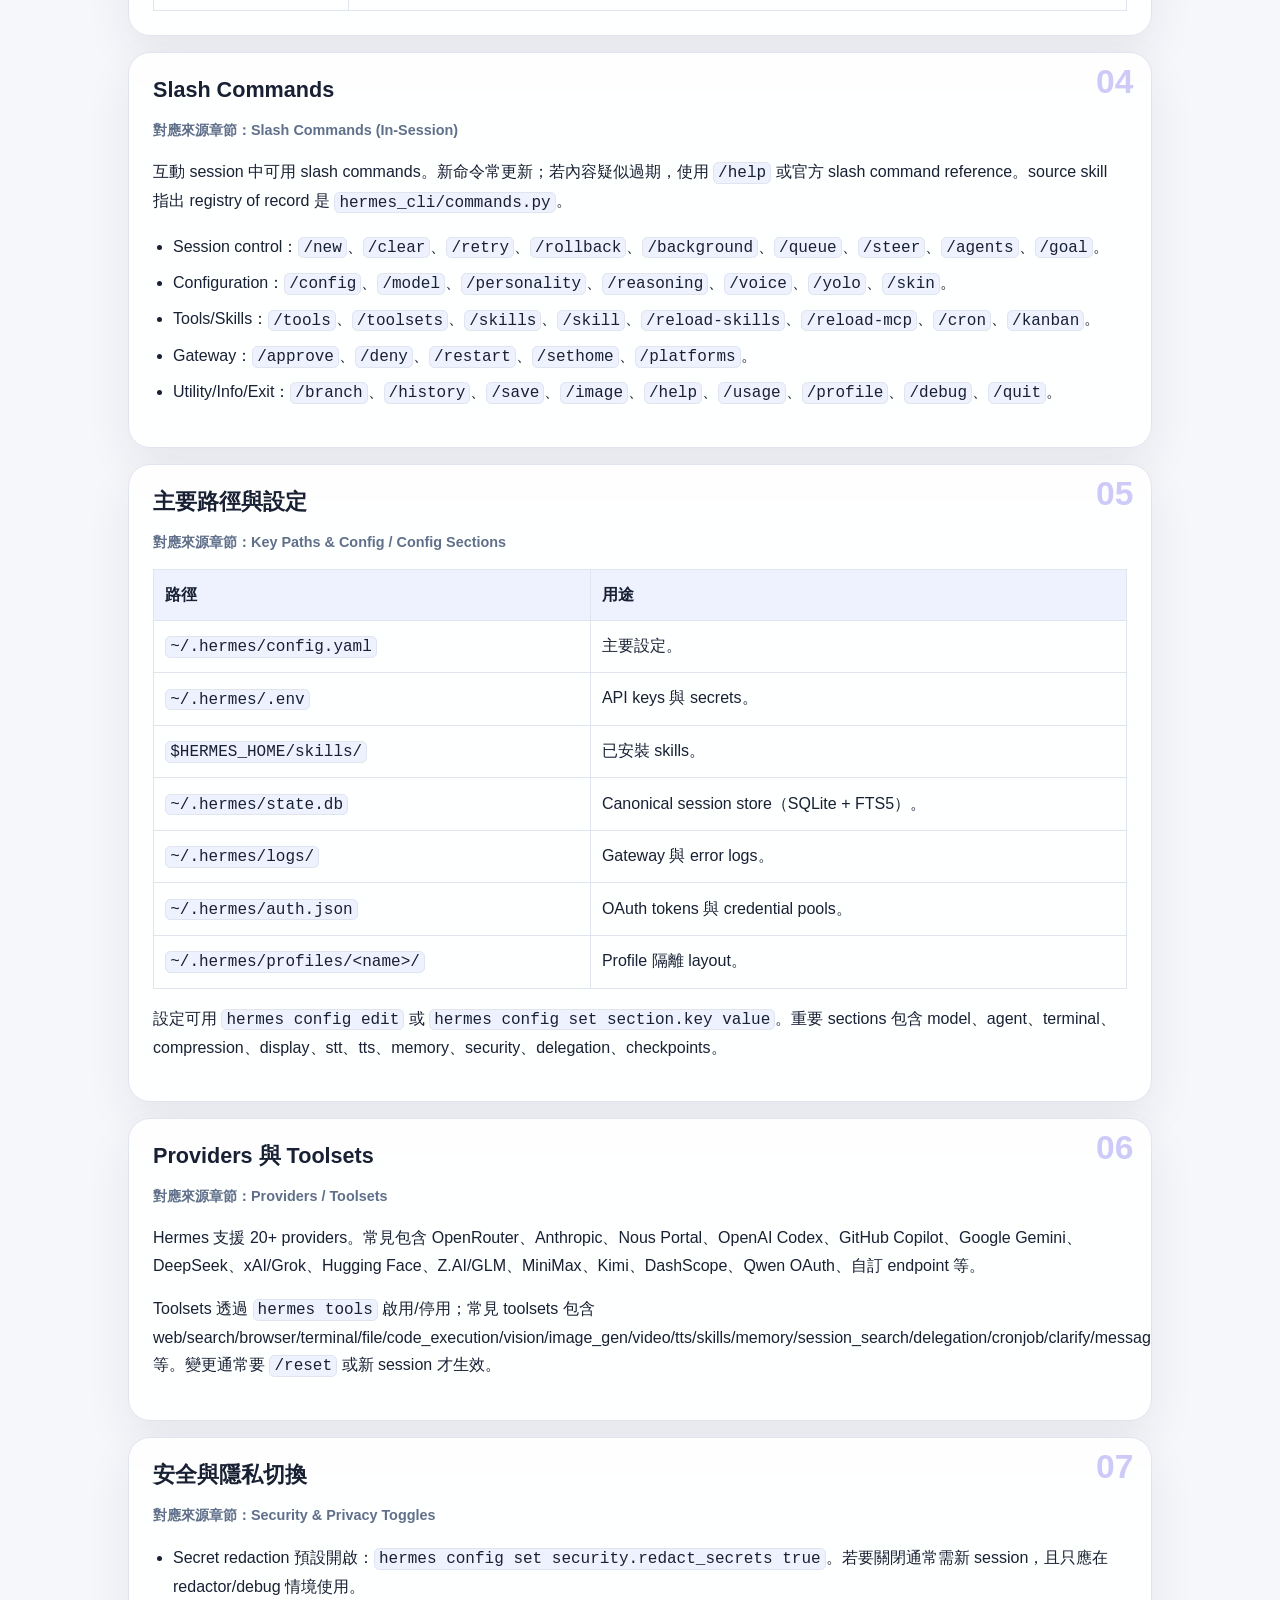
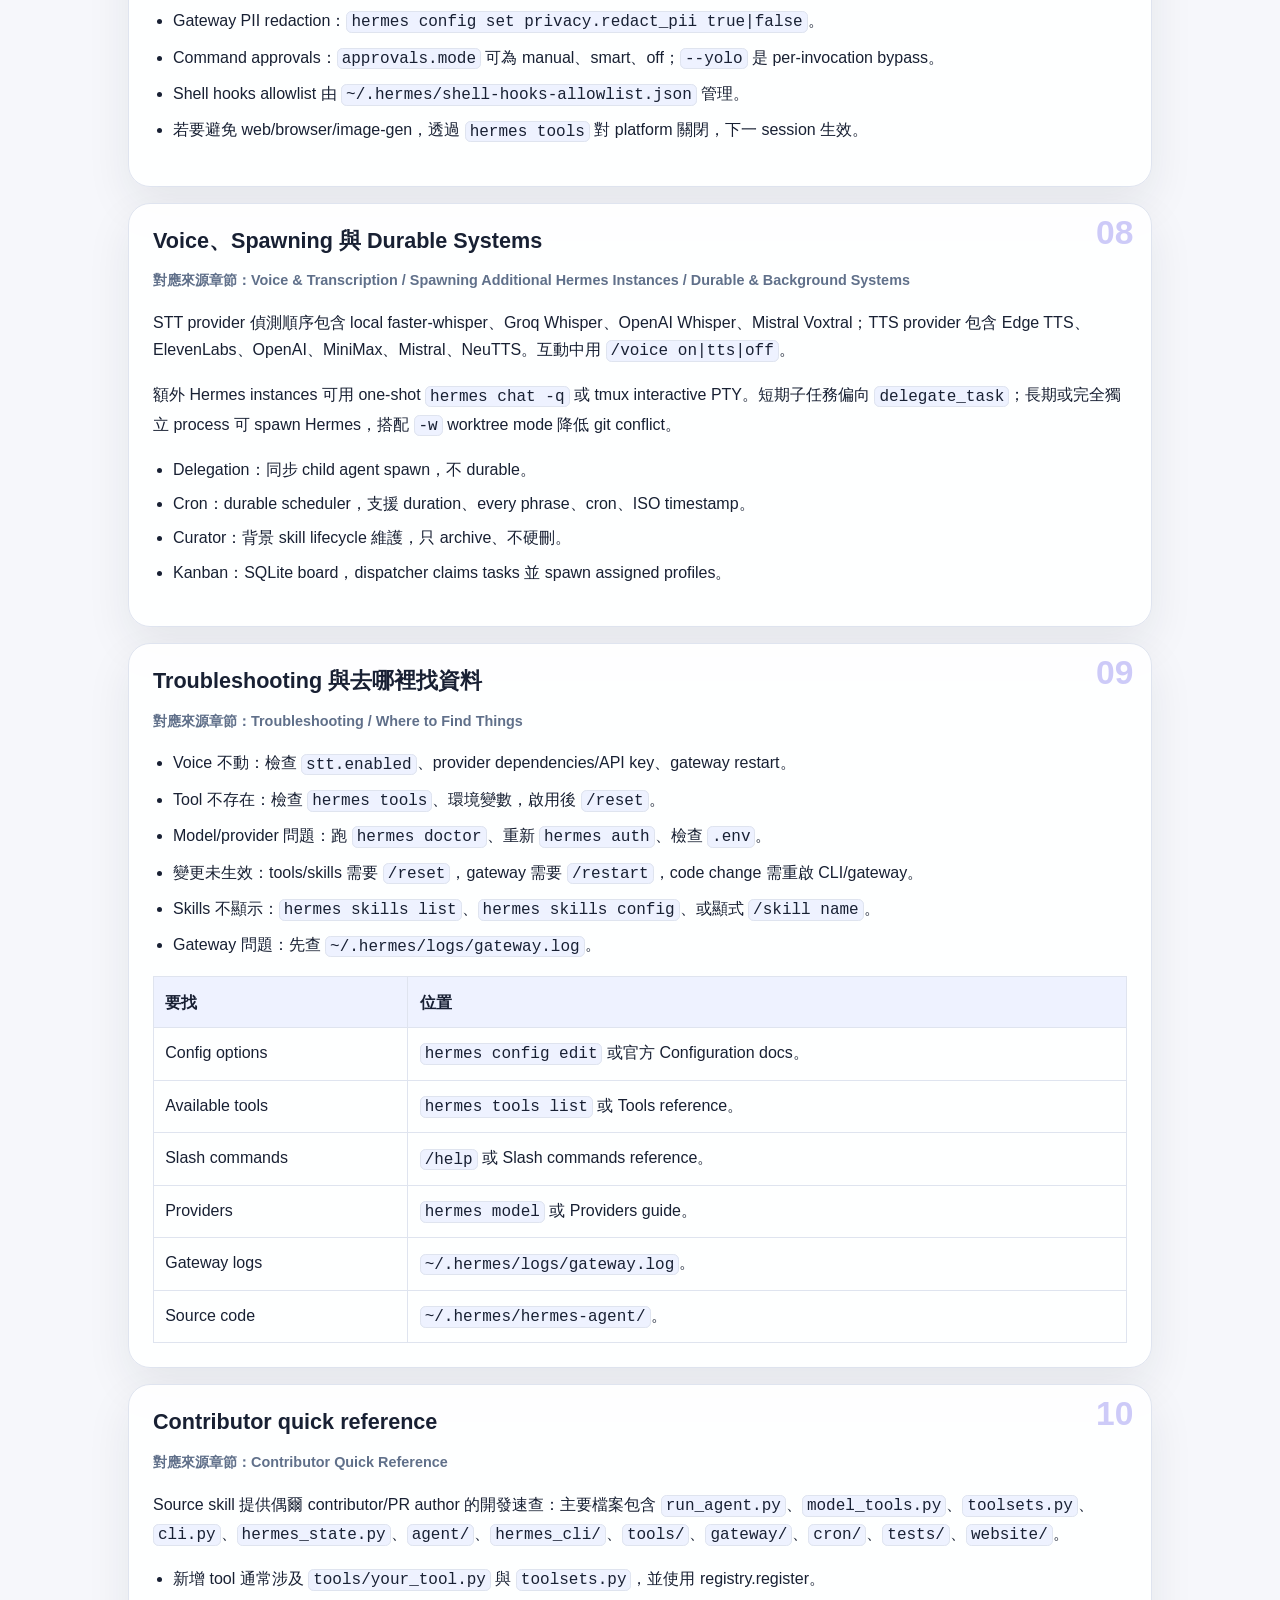
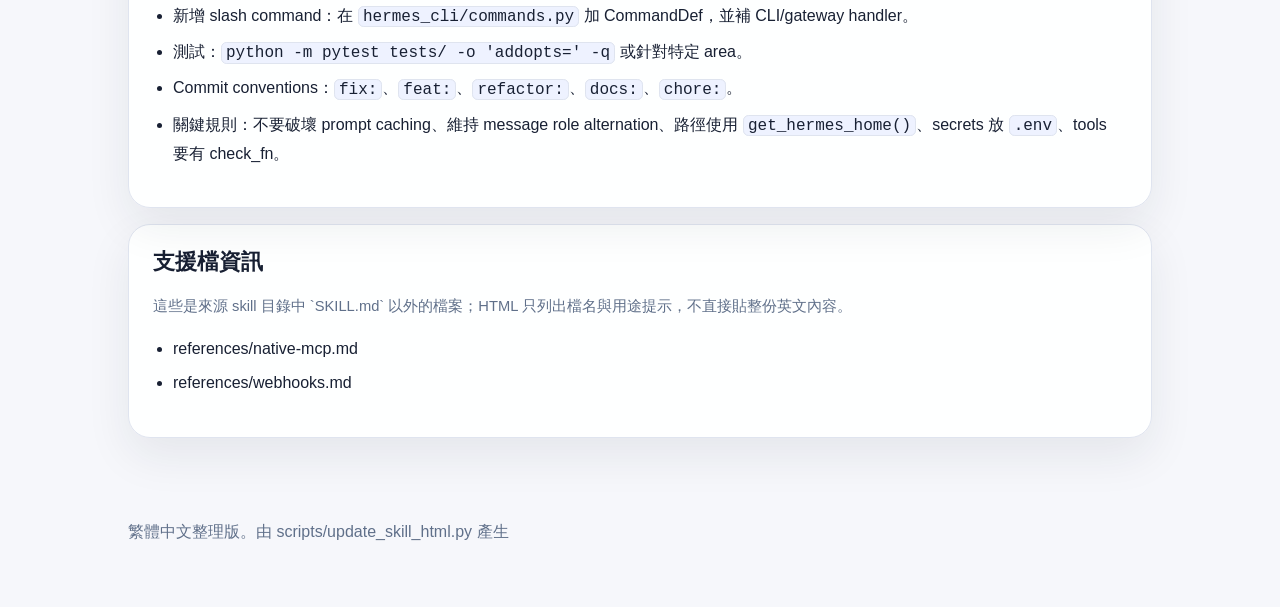
<file: skills/hermes-agent.html>
<!doctype html>
<html lang="zh-Hant">
<head>
  <meta charset="utf-8">
  <meta name="viewport" content="width=device-width, initial-scale=1">
  <meta name="description" content="此頁以 Hermes Agent skill 為準，將原始長篇 skill 分成繁中可讀章節：定位與差異化、Quick Start、CLI reference、slash commands、paths/config、providers、toolsets、安全與隱私、voice、spawning、durable systems、troubleshooting、where to find things、contributor quick reference。官方文件仍是最新權威來源。">
  <title>Hermes Agent｜Skill HTML</title>
  <link rel="stylesheet" href="../assets/style.css">
  <script src="../assets/app.js" defer></script>
</head>
<body>
  <header class="site-header">
    <a class="brand" href="../index.html">Skill HTML</a>
    <button class="theme-toggle" type="button" aria-label="切換深色模式" aria-pressed="false">深色</button>
    <button class="nav-toggle" type="button" aria-expanded="false" aria-controls="site-nav">選單</button>
    <nav id="site-nav" class="site-nav">
      <a href="../index.html">首頁</a>
      <a href="codex.html">Codex</a>
      <a href="kanban-codex-lane.html">Kanban Codex Lane</a>
      <a href="kanban-operations.html">Kanban Operations</a>
      <a href="autonomous-agent-workflows.html">自主代理</a>
      <a href="hermes-agent.html">Hermes Agent</a>
      <a href="obsidian.html">Obsidian</a>
    </nav>
  </header>
  <main>
    <section class="hero skill-hero">
      <p class="eyebrow">Hermes 平台與設定</p>
      <h1>Hermes Agent</h1>
      <p class="subtitle">終端機、訊息平台與 IDE 可用的開源 AI agent framework；支援 tools、skills、memory、profiles、gateway、MCP 與排程。</p>
      <div class="tags"><span>Hermes</span><span>CLI</span><span>Profiles</span><span>Skills</span><span>MCP</span><span>Gateway</span></div>
    </section>

    <section class="content-grid">
      <aside class="panel source-card">
        <h2>來源資訊</h2>
        <dl>
          <dt>Skill slug</dt><dd>hermes-agent</dd>
          <dt>來源路徑</dt><dd>/Users/super/.hermes/hermes-agent/skills/autonomous-ai-agents/hermes-agent/SKILL.md</dd>
          <dt>來源描述</dt><dd>Configure, extend, or contribute to Hermes Agent.</dd>
          <dt>版本</dt><dd>2.1.0</dd>
        </dl>
      </aside>
      <article class="panel">
        <h2>來源章節對照</h2>
        <ul><li>Hermes Agent：開源 AI agent framework，支援 terminal、messaging platforms、IDEs。</li><li>Quick Start：install、chat、single query、setup、model、doctor。</li><li>CLI Reference：global flags、chat、configuration、tools/skills、MCP、gateway、sessions、cron、webhooks、profiles、credential pools。</li><li>Slash Commands：session、config、tools/skills、gateway、utility、info、exit。</li><li>Key Paths &amp; Config：config、env、skills、sessions、state.db、logs、auth、profiles。</li><li>Providers / Toolsets：多 provider 與 toolset enable/disable。</li><li>Security &amp; Privacy Toggles：secret redaction、PII redaction、approvals、allowlist、tool disabling。</li><li>Voice &amp; Transcription：STT/TTS providers 與 <code>/voice</code>。</li><li>Spawning Additional Hermes Instances：delegate_task vs process、one-shot、tmux、resume。</li><li>Durable &amp; Background Systems：delegation、cron、curator、kanban。</li><li>Windows-Specific Quirks、Troubleshooting、Where to Find Things、Contributor Quick Reference。</li></ul>
      </article>
      <article class="panel span-2 translated-section"><div class="section-number">01</div><h2>定位與差異化</h2><p class="source-heading">對應來源章節：Hermes Agent</p><p>Hermes Agent 是 Nous Research 的開源 AI agent framework，可在 terminal、messaging platforms、IDEs 中執行。它和 Claude Code、Codex、OpenClaw 同屬 autonomous coding/task-execution agents，透過 tool calling 操作系統。Hermes 支援 OpenRouter、Anthropic、OpenAI、DeepSeek、本地模型等多種 provider，並可在 Linux、macOS、WSL 執行。</p><ul><li>透過 skills 自我改善：把成功流程、被修正的做法與可重用程序存成 skill。</li><li>跨 session persistent memory：保存偏好、環境與 lessons learned，可用不同 memory backends。</li><li>Multi-platform gateway：同一 agent 可跑在 Telegram、Discord、Slack、WhatsApp、Signal、Matrix、Email 等平台。</li><li>Provider-agnostic：可切換 model/provider，credential pools 可輪替多把 API keys。</li><li>Profiles：多個 Hermes instance 有獨立 configs、sessions、skills、memory。</li><li>Extensible：plugins、MCP servers、custom tools、webhooks、cron、Python ecosystem。</li></ul><aside class="callout"><strong>權威文件</strong><p>最新資訊以官方 docs 為準：https://hermes-agent.nousresearch.com/docs/</p></aside></article><article class="panel span-2 translated-section"><div class="section-number">02</div><h2>Quick Start</h2><p class="source-heading">對應來源章節：Quick Start</p><div class="commands"><article class="command-card"><h3>安裝</h3><pre><code>curl -fsSL https://raw.githubusercontent.com/NousResearch/hermes-agent/main/scripts/install.sh | bash</code></pre></article><article class="command-card"><h3>互動 chat（預設）</h3><pre><code>hermes</code></pre></article><article class="command-card"><h3>單次查詢</h3><pre><code>hermes chat -q &quot;What is the capital of France?&quot;</code></pre></article><article class="command-card"><h3>設定 wizard / model / health</h3><pre><code>hermes setup
hermes model
hermes doctor</code></pre></article></div></article><article class="panel span-2 translated-section"><div class="section-number">03</div><h2>CLI Reference：常用命令族</h2><p class="source-heading">對應來源章節：CLI Reference</p><div class="table-wrap"><table><thead><tr><th>分類</th><th>重點</th></tr></thead><tbody><tr><td>Global flags</td><td><code>--resume</code>、<code>--continue</code>、<code>--worktree</code>、<code>--skills</code>、<code>--profile</code>、<code>--yolo</code>。</td></tr><tr><td>Chat</td><td><code>hermes chat -q</code>、指定 model/provider/toolsets、verbose/quiet、checkpoints。</td></tr><tr><td>Configuration</td><td><code>setup</code>、<code>model</code>、<code>config set/edit/path/check/migrate</code>、<code>auth</code>、<code>doctor</code>、<code>status</code>。</td></tr><tr><td>Tools &amp; Skills</td><td><code>hermes tools list/enable/disable</code>；<code>hermes skills list/search/install/inspect/check/update</code>。</td></tr><tr><td>MCP</td><td><code>mcp serve/add/remove/list/test/configure</code>。</td></tr><tr><td>Gateway</td><td><code>gateway run/install/start/stop/restart/status/setup</code>。</td></tr><tr><td>Sessions / Cron / Webhooks</td><td>sessions 管理、cron create/edit/run、webhook subscribe/list/test。</td></tr><tr><td>Profiles / Credential Pools</td><td>profile list/create/use/show/export/import；auth list/remove/reset。</td></tr></tbody></table></div></article><article class="panel span-2 translated-section"><div class="section-number">04</div><h2>Slash Commands</h2><p class="source-heading">對應來源章節：Slash Commands (In-Session)</p><p>互動 session 中可用 slash commands。新命令常更新；若內容疑似過期，使用 <code>/help</code> 或官方 slash command reference。source skill 指出 registry of record 是 <code>hermes_cli/commands.py</code>。</p><ul><li>Session control：<code>/new</code>、<code>/clear</code>、<code>/retry</code>、<code>/rollback</code>、<code>/background</code>、<code>/queue</code>、<code>/steer</code>、<code>/agents</code>、<code>/goal</code>。</li><li>Configuration：<code>/config</code>、<code>/model</code>、<code>/personality</code>、<code>/reasoning</code>、<code>/voice</code>、<code>/yolo</code>、<code>/skin</code>。</li><li>Tools/Skills：<code>/tools</code>、<code>/toolsets</code>、<code>/skills</code>、<code>/skill</code>、<code>/reload-skills</code>、<code>/reload-mcp</code>、<code>/cron</code>、<code>/kanban</code>。</li><li>Gateway：<code>/approve</code>、<code>/deny</code>、<code>/restart</code>、<code>/sethome</code>、<code>/platforms</code>。</li><li>Utility/Info/Exit：<code>/branch</code>、<code>/history</code>、<code>/save</code>、<code>/image</code>、<code>/help</code>、<code>/usage</code>、<code>/profile</code>、<code>/debug</code>、<code>/quit</code>。</li></ul></article><article class="panel span-2 translated-section"><div class="section-number">05</div><h2>主要路徑與設定</h2><p class="source-heading">對應來源章節：Key Paths &amp; Config / Config Sections</p><div class="table-wrap"><table><thead><tr><th>路徑</th><th>用途</th></tr></thead><tbody><tr><td><code>~/.hermes/config.yaml</code></td><td>主要設定。</td></tr><tr><td><code>~/.hermes/.env</code></td><td>API keys 與 secrets。</td></tr><tr><td><code>$HERMES_HOME/skills/</code></td><td>已安裝 skills。</td></tr><tr><td><code>~/.hermes/state.db</code></td><td>Canonical session store（SQLite + FTS5）。</td></tr><tr><td><code>~/.hermes/logs/</code></td><td>Gateway 與 error logs。</td></tr><tr><td><code>~/.hermes/auth.json</code></td><td>OAuth tokens 與 credential pools。</td></tr><tr><td><code>~/.hermes/profiles/&lt;name&gt;/</code></td><td>Profile 隔離 layout。</td></tr></tbody></table></div><p>設定可用 <code>hermes config edit</code> 或 <code>hermes config set section.key value</code>。重要 sections 包含 model、agent、terminal、compression、display、stt、tts、memory、security、delegation、checkpoints。</p></article><article class="panel span-2 translated-section"><div class="section-number">06</div><h2>Providers 與 Toolsets</h2><p class="source-heading">對應來源章節：Providers / Toolsets</p><p>Hermes 支援 20+ providers。常見包含 OpenRouter、Anthropic、Nous Portal、OpenAI Codex、GitHub Copilot、Google Gemini、DeepSeek、xAI/Grok、Hugging Face、Z.AI/GLM、MiniMax、Kimi、DashScope、Qwen OAuth、自訂 endpoint 等。</p><p>Toolsets 透過 <code>hermes tools</code> 啟用/停用；常見 toolsets 包含 web/search/browser/terminal/file/code_execution/vision/image_gen/video/tts/skills/memory/session_search/delegation/cronjob/clarify/messaging/todo/kanban/debugging/safe 等。變更通常要 <code>/reset</code> 或新 session 才生效。</p></article><article class="panel span-2 translated-section"><div class="section-number">07</div><h2>安全與隱私切換</h2><p class="source-heading">對應來源章節：Security &amp; Privacy Toggles</p><ul><li>Secret redaction 預設開啟：<code>hermes config set security.redact_secrets true</code>。若要關閉通常需新 session，且只應在 redactor/debug 情境使用。</li><li>Gateway PII redaction：<code>hermes config set privacy.redact_pii true|false</code>。</li><li>Command approvals：<code>approvals.mode</code> 可為 manual、smart、off；<code>--yolo</code> 是 per-invocation bypass。</li><li>Shell hooks allowlist 由 <code>~/.hermes/shell-hooks-allowlist.json</code> 管理。</li><li>若要避免 web/browser/image-gen，透過 <code>hermes tools</code> 對 platform 關閉，下一 session 生效。</li></ul></article><article class="panel span-2 translated-section"><div class="section-number">08</div><h2>Voice、Spawning 與 Durable Systems</h2><p class="source-heading">對應來源章節：Voice &amp; Transcription / Spawning Additional Hermes Instances / Durable &amp; Background Systems</p><p>STT provider 偵測順序包含 local faster-whisper、Groq Whisper、OpenAI Whisper、Mistral Voxtral；TTS provider 包含 Edge TTS、ElevenLabs、OpenAI、MiniMax、Mistral、NeuTTS。互動中用 <code>/voice on|tts|off</code>。</p><p>額外 Hermes instances 可用 one-shot <code>hermes chat -q</code> 或 tmux interactive PTY。短期子任務偏向 <code>delegate_task</code>；長期或完全獨立 process 可 spawn Hermes，搭配 <code>-w</code> worktree mode 降低 git conflict。</p><ul><li>Delegation：同步 child agent spawn，不 durable。</li><li>Cron：durable scheduler，支援 duration、every phrase、cron、ISO timestamp。</li><li>Curator：背景 skill lifecycle 維護，只 archive、不硬刪。</li><li>Kanban：SQLite board，dispatcher claims tasks 並 spawn assigned profiles。</li></ul></article><article class="panel span-2 translated-section"><div class="section-number">09</div><h2>Troubleshooting 與去哪裡找資料</h2><p class="source-heading">對應來源章節：Troubleshooting / Where to Find Things</p><ul><li>Voice 不動：檢查 <code>stt.enabled</code>、provider dependencies/API key、gateway restart。</li><li>Tool 不存在：檢查 <code>hermes tools</code>、環境變數，啟用後 <code>/reset</code>。</li><li>Model/provider 問題：跑 <code>hermes doctor</code>、重新 <code>hermes auth</code>、檢查 <code>.env</code>。</li><li>變更未生效：tools/skills 需要 <code>/reset</code>，gateway 需要 <code>/restart</code>，code change 需重啟 CLI/gateway。</li><li>Skills 不顯示：<code>hermes skills list</code>、<code>hermes skills config</code>、或顯式 <code>/skill name</code>。</li><li>Gateway 問題：先查 <code>~/.hermes/logs/gateway.log</code>。</li></ul><div class="table-wrap"><table><thead><tr><th>要找</th><th>位置</th></tr></thead><tbody><tr><td>Config options</td><td><code>hermes config edit</code> 或官方 Configuration docs。</td></tr><tr><td>Available tools</td><td><code>hermes tools list</code> 或 Tools reference。</td></tr><tr><td>Slash commands</td><td><code>/help</code> 或 Slash commands reference。</td></tr><tr><td>Providers</td><td><code>hermes model</code> 或 Providers guide。</td></tr><tr><td>Gateway logs</td><td><code>~/.hermes/logs/gateway.log</code>。</td></tr><tr><td>Source code</td><td><code>~/.hermes/hermes-agent/</code>。</td></tr></tbody></table></div></article><article class="panel span-2 translated-section"><div class="section-number">10</div><h2>Contributor quick reference</h2><p class="source-heading">對應來源章節：Contributor Quick Reference</p><p>Source skill 提供偶爾 contributor/PR author 的開發速查：主要檔案包含 <code>run_agent.py</code>、<code>model_tools.py</code>、<code>toolsets.py</code>、<code>cli.py</code>、<code>hermes_state.py</code>、<code>agent/</code>、<code>hermes_cli/</code>、<code>tools/</code>、<code>gateway/</code>、<code>cron/</code>、<code>tests/</code>、<code>website/</code>。</p><ul><li>新增 tool 通常涉及 <code>tools/your_tool.py</code> 與 <code>toolsets.py</code>，並使用 registry.register。</li><li>新增 slash command：在 <code>hermes_cli/commands.py</code> 加 CommandDef，並補 CLI/gateway handler。</li><li>測試：<code>python -m pytest tests/ -o &#x27;addopts=&#x27; -q</code> 或針對特定 area。</li><li>Commit conventions：<code>fix:</code>、<code>feat:</code>、<code>refactor:</code>、<code>docs:</code>、<code>chore:</code>。</li><li>關鍵規則：不要破壞 prompt caching、維持 message role alternation、路徑使用 <code>get_hermes_home()</code>、secrets 放 <code>.env</code>、tools 要有 check_fn。</li></ul></article>
      <article class="panel span-2 support-files">
        <h2>支援檔資訊</h2>
        <p class="muted">這些是來源 skill 目錄中 `SKILL.md` 以外的檔案；HTML 只列出檔名與用途提示，不直接貼整份英文內容。</p>
        <ul><li>references/native-mcp.md</li><li>references/webhooks.md</li></ul>
      </article>
    </section>

  </main>
  <footer class="site-footer">
    <p>繁體中文整理版。由 scripts/update_skill_html.py 產生</p>
  </footer>
</body>
</html>
</file>
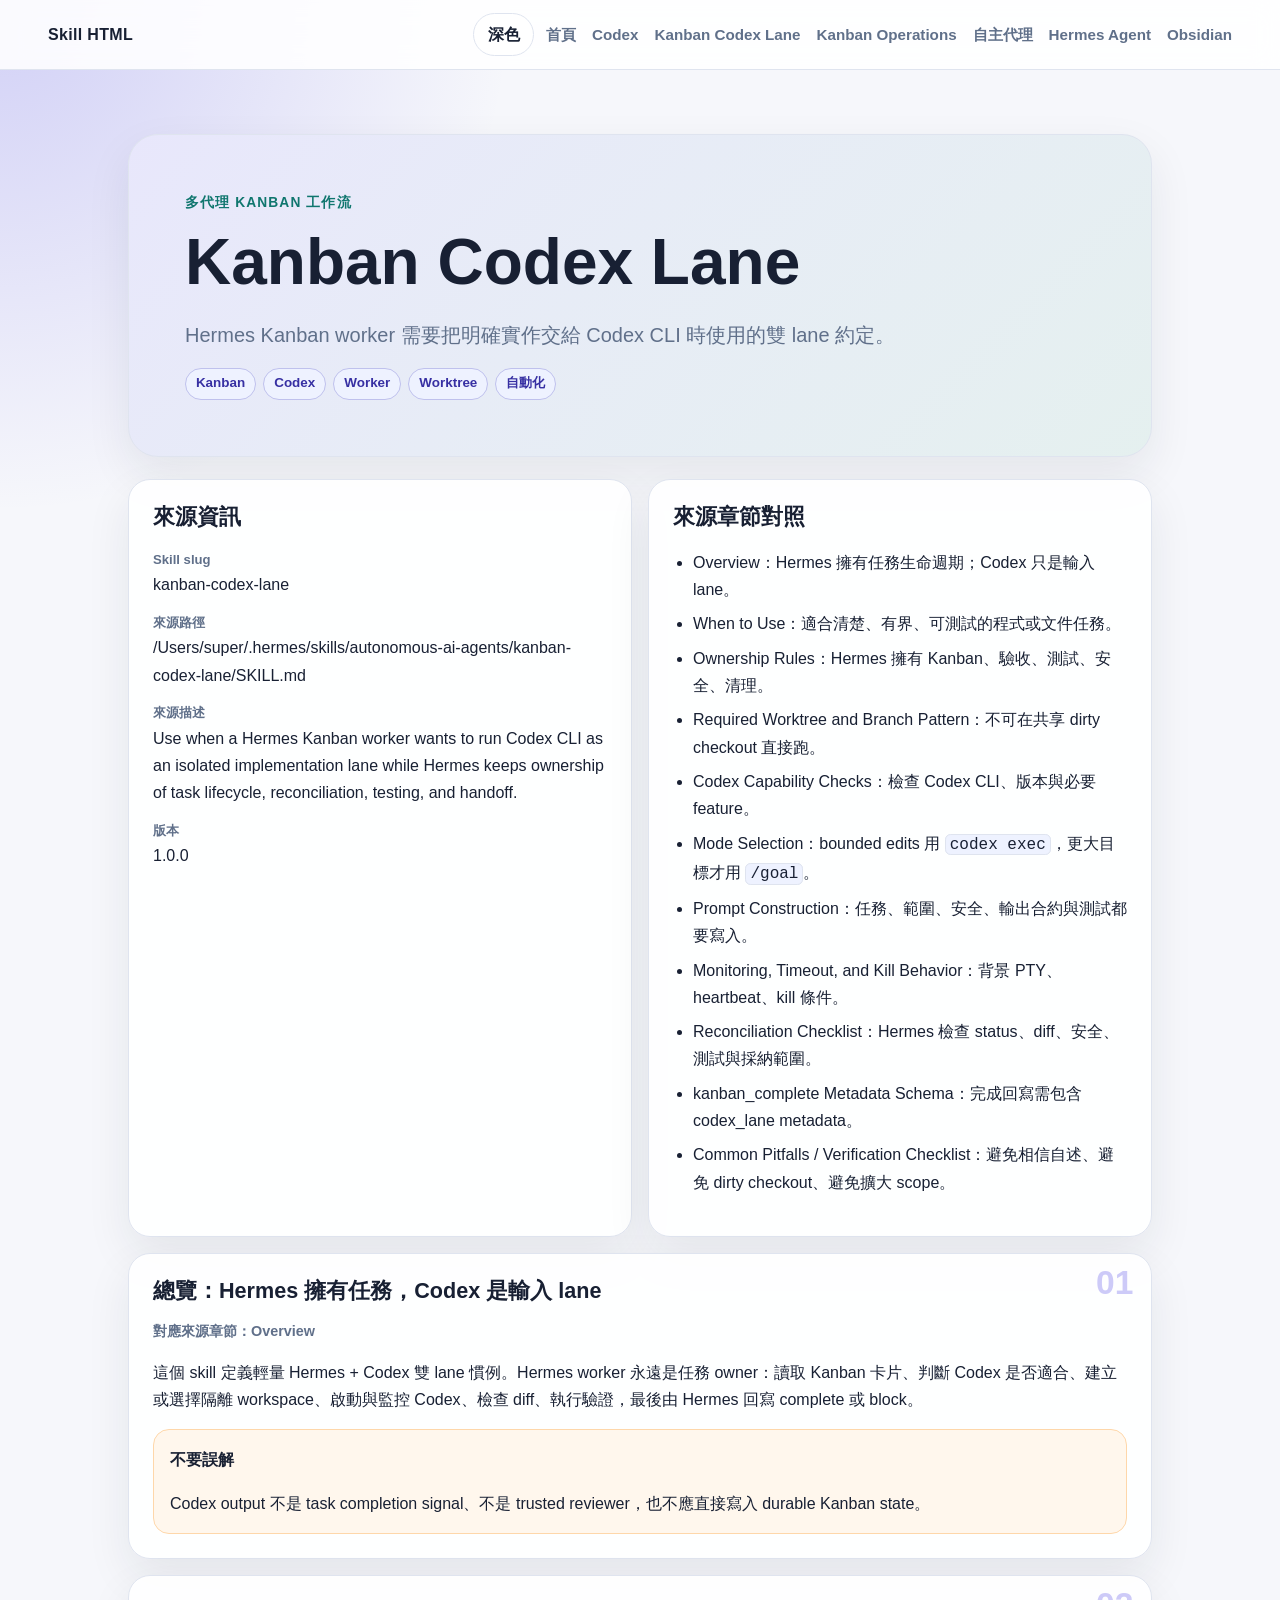
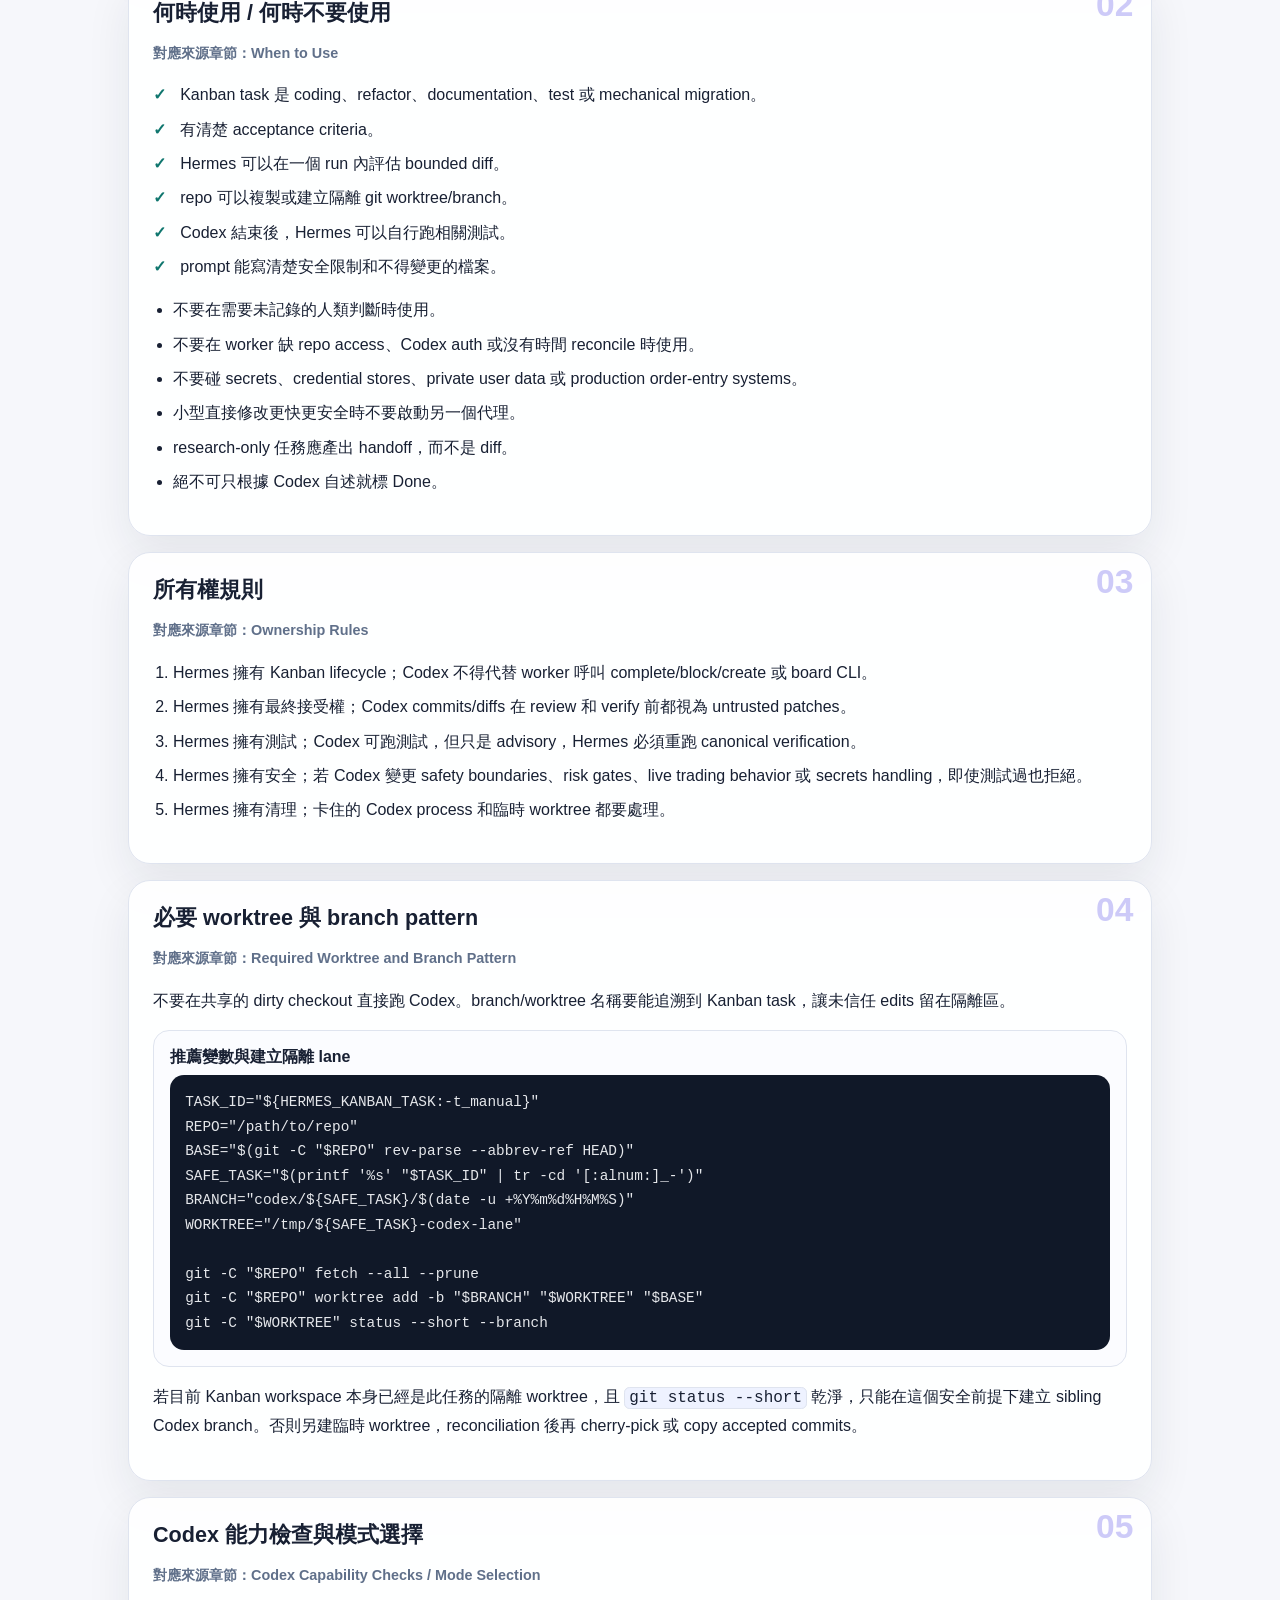
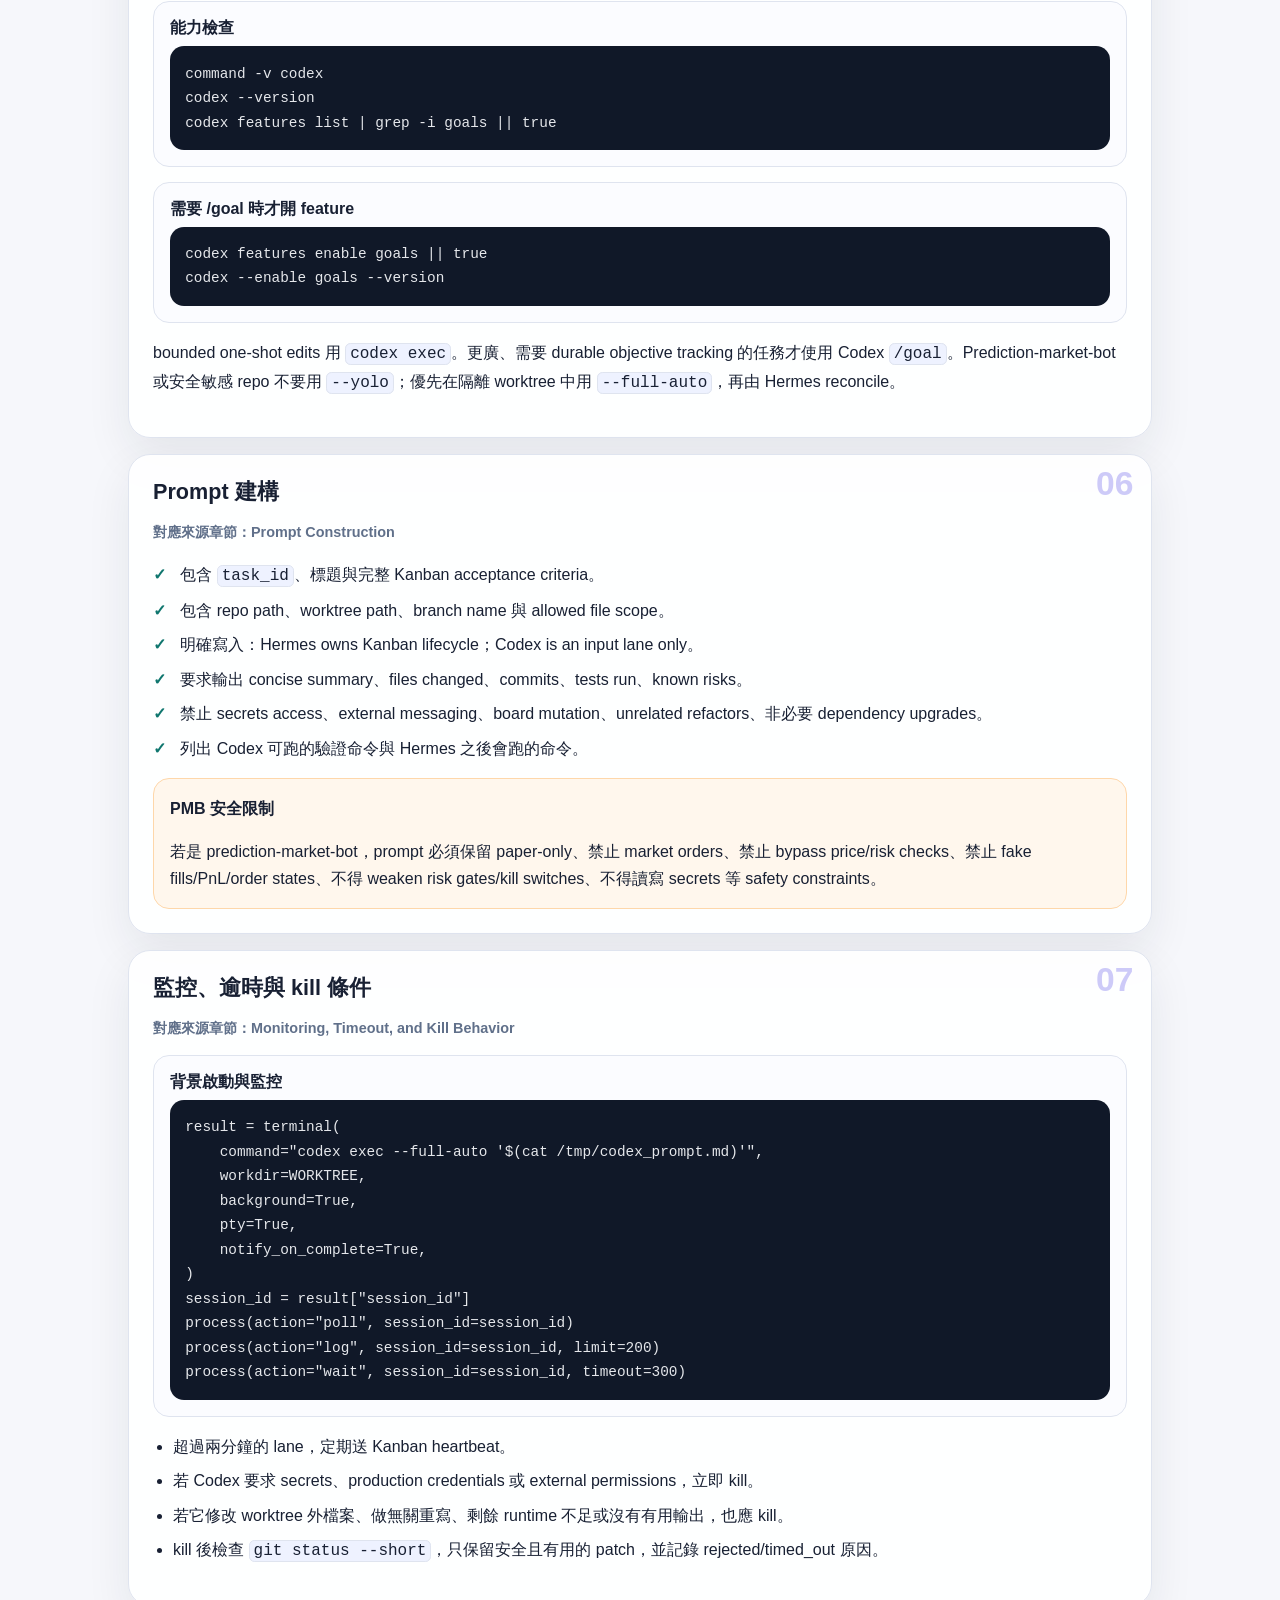
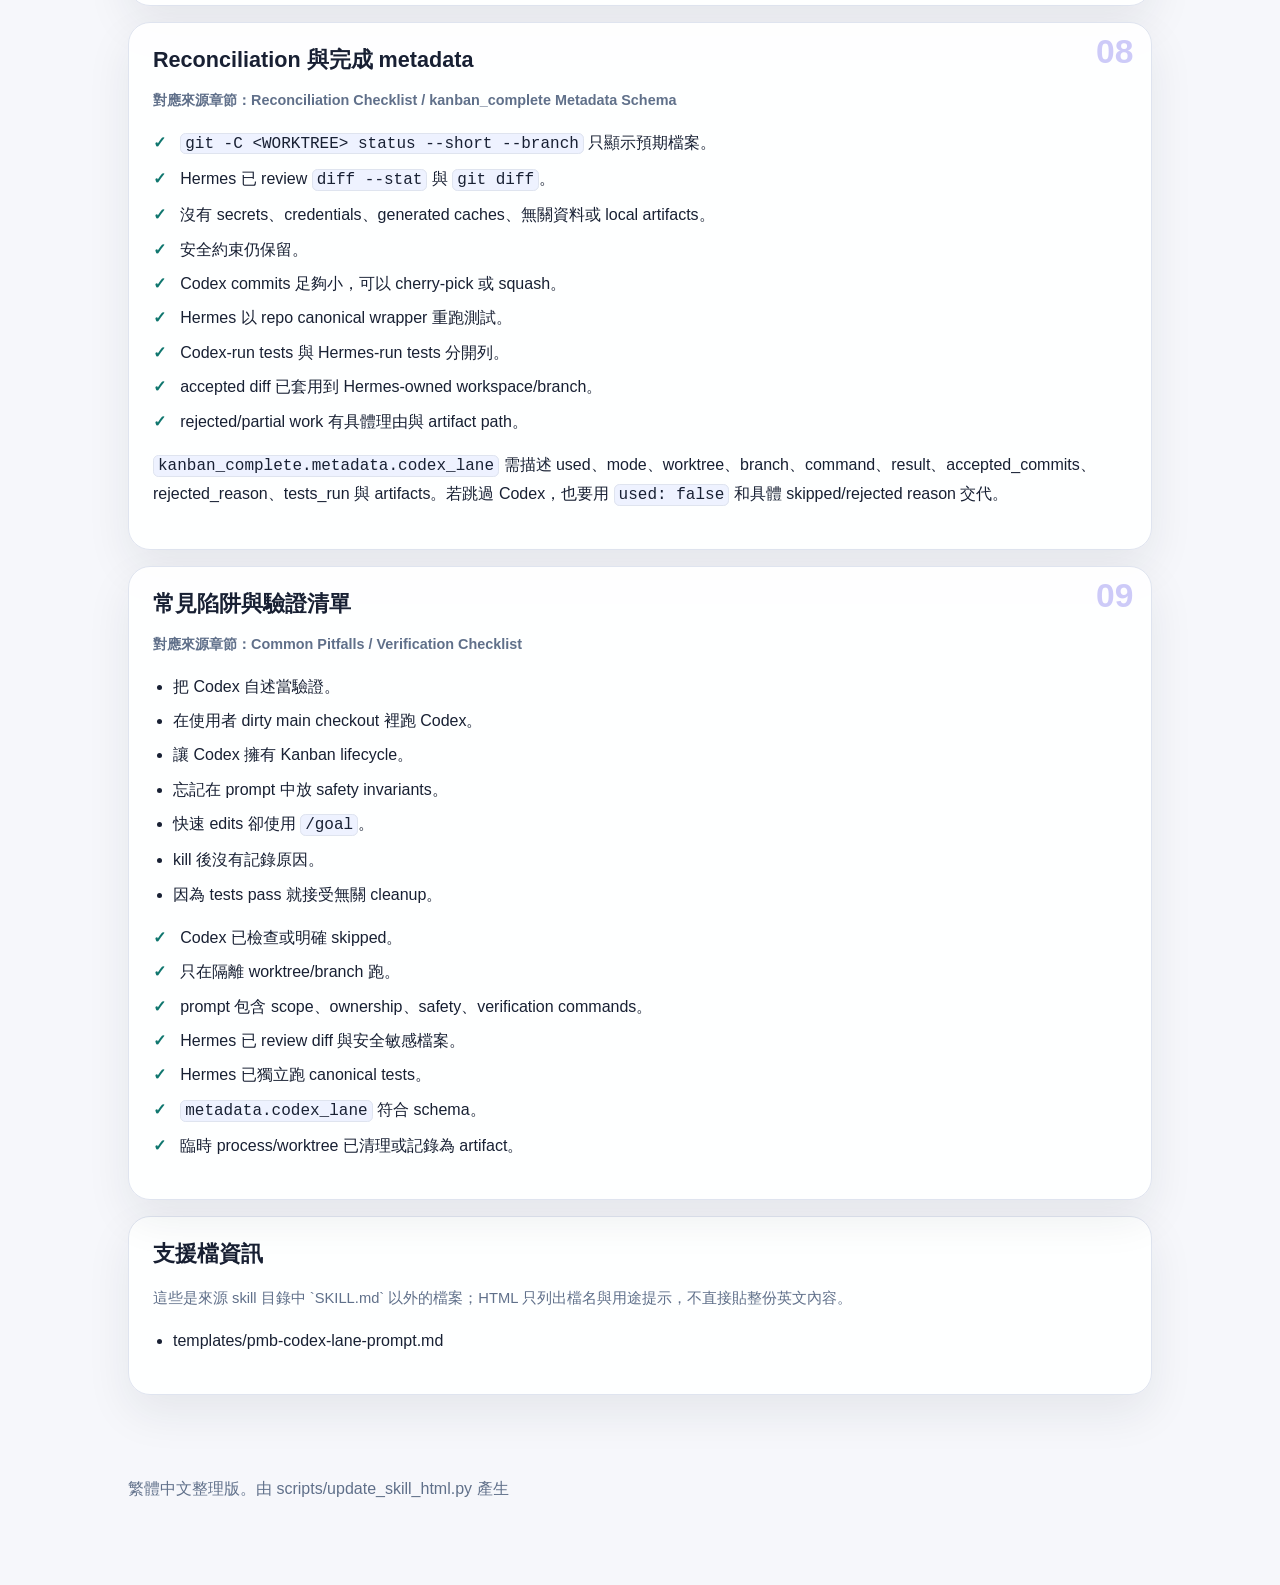
<file: skills/kanban-codex-lane.html>
<!doctype html>
<html lang="zh-Hant">
<head>
  <meta charset="utf-8">
  <meta name="viewport" content="width=device-width, initial-scale=1">
  <meta name="description" content="此頁忠實保留 Kanban Codex Lane skill 的結構：Overview、何時使用與何時不用、所有權規則、worktree/branch pattern、能力檢查、模式選擇、prompt 建構、監控與 kill、reconciliation checklist、kanban_complete metadata schema、常見陷阱與驗證清單。">
  <title>Kanban Codex Lane｜Skill HTML</title>
  <link rel="stylesheet" href="../assets/style.css">
  <script src="../assets/app.js" defer></script>
</head>
<body>
  <header class="site-header">
    <a class="brand" href="../index.html">Skill HTML</a>
    <button class="theme-toggle" type="button" aria-label="切換深色模式" aria-pressed="false">深色</button>
    <button class="nav-toggle" type="button" aria-expanded="false" aria-controls="site-nav">選單</button>
    <nav id="site-nav" class="site-nav">
      <a href="../index.html">首頁</a>
      <a href="codex.html">Codex</a>
      <a href="kanban-codex-lane.html">Kanban Codex Lane</a>
      <a href="kanban-operations.html">Kanban Operations</a>
      <a href="autonomous-agent-workflows.html">自主代理</a>
      <a href="hermes-agent.html">Hermes Agent</a>
      <a href="obsidian.html">Obsidian</a>
    </nav>
  </header>
  <main>
    <section class="hero skill-hero">
      <p class="eyebrow">多代理 Kanban 工作流</p>
      <h1>Kanban Codex Lane</h1>
      <p class="subtitle">Hermes Kanban worker 需要把明確實作交給 Codex CLI 時使用的雙 lane 約定。</p>
      <div class="tags"><span>Kanban</span><span>Codex</span><span>Worker</span><span>Worktree</span><span>自動化</span></div>
    </section>

    <section class="content-grid">
      <aside class="panel source-card">
        <h2>來源資訊</h2>
        <dl>
          <dt>Skill slug</dt><dd>kanban-codex-lane</dd>
          <dt>來源路徑</dt><dd>/Users/super/.hermes/skills/autonomous-ai-agents/kanban-codex-lane/SKILL.md</dd>
          <dt>來源描述</dt><dd>Use when a Hermes Kanban worker wants to run Codex CLI as an isolated implementation lane while Hermes keeps ownership of task lifecycle, reconciliation, testing, and handoff.</dd>
          <dt>版本</dt><dd>1.0.0</dd>
        </dl>
      </aside>
      <article class="panel">
        <h2>來源章節對照</h2>
        <ul><li>Overview：Hermes 擁有任務生命週期；Codex 只是輸入 lane。</li><li>When to Use：適合清楚、有界、可測試的程式或文件任務。</li><li>Ownership Rules：Hermes 擁有 Kanban、驗收、測試、安全、清理。</li><li>Required Worktree and Branch Pattern：不可在共享 dirty checkout 直接跑。</li><li>Codex Capability Checks：檢查 Codex CLI、版本與必要 feature。</li><li>Mode Selection：bounded edits 用 <code>codex exec</code>，更大目標才用 <code>/goal</code>。</li><li>Prompt Construction：任務、範圍、安全、輸出合約與測試都要寫入。</li><li>Monitoring, Timeout, and Kill Behavior：背景 PTY、heartbeat、kill 條件。</li><li>Reconciliation Checklist：Hermes 檢查 status、diff、安全、測試與採納範圍。</li><li>kanban_complete Metadata Schema：完成回寫需包含 codex_lane metadata。</li><li>Common Pitfalls / Verification Checklist：避免相信自述、避免 dirty checkout、避免擴大 scope。</li></ul>
      </article>
      <article class="panel span-2 translated-section"><div class="section-number">01</div><h2>總覽：Hermes 擁有任務，Codex 是輸入 lane</h2><p class="source-heading">對應來源章節：Overview</p><p>這個 skill 定義輕量 Hermes + Codex 雙 lane 慣例。Hermes worker 永遠是任務 owner：讀取 Kanban 卡片、判斷 Codex 是否適合、建立或選擇隔離 workspace、啟動與監控 Codex、檢查 diff、執行驗證，最後由 Hermes 回寫 complete 或 block。</p><aside class="callout"><strong>不要誤解</strong><p>Codex output 不是 task completion signal、不是 trusted reviewer，也不應直接寫入 durable Kanban state。</p></aside></article><article class="panel span-2 translated-section"><div class="section-number">02</div><h2>何時使用 / 何時不要使用</h2><p class="source-heading">對應來源章節：When to Use</p><ul class="checklist"><li>Kanban task 是 coding、refactor、documentation、test 或 mechanical migration。</li><li>有清楚 acceptance criteria。</li><li>Hermes 可以在一個 run 內評估 bounded diff。</li><li>repo 可以複製或建立隔離 git worktree/branch。</li><li>Codex 結束後，Hermes 可以自行跑相關測試。</li><li>prompt 能寫清楚安全限制和不得變更的檔案。</li></ul><ul><li>不要在需要未記錄的人類判斷時使用。</li><li>不要在 worker 缺 repo access、Codex auth 或沒有時間 reconcile 時使用。</li><li>不要碰 secrets、credential stores、private user data 或 production order-entry systems。</li><li>小型直接修改更快更安全時不要啟動另一個代理。</li><li>research-only 任務應產出 handoff，而不是 diff。</li><li>絕不可只根據 Codex 自述就標 Done。</li></ul></article><article class="panel span-2 translated-section"><div class="section-number">03</div><h2>所有權規則</h2><p class="source-heading">對應來源章節：Ownership Rules</p><ol><li>Hermes 擁有 Kanban lifecycle；Codex 不得代替 worker 呼叫 complete/block/create 或 board CLI。</li><li>Hermes 擁有最終接受權；Codex commits/diffs 在 review 和 verify 前都視為 untrusted patches。</li><li>Hermes 擁有測試；Codex 可跑測試，但只是 advisory，Hermes 必須重跑 canonical verification。</li><li>Hermes 擁有安全；若 Codex 變更 safety boundaries、risk gates、live trading behavior 或 secrets handling，即使測試過也拒絕。</li><li>Hermes 擁有清理；卡住的 Codex process 和臨時 worktree 都要處理。</li></ol></article><article class="panel span-2 translated-section"><div class="section-number">04</div><h2>必要 worktree 與 branch pattern</h2><p class="source-heading">對應來源章節：Required Worktree and Branch Pattern</p><p>不要在共享的 dirty checkout 直接跑 Codex。branch/worktree 名稱要能追溯到 Kanban task，讓未信任 edits 留在隔離區。</p><div class="code-block"><h3>推薦變數與建立隔離 lane</h3><pre><code>TASK_ID=&quot;${HERMES_KANBAN_TASK:-t_manual}&quot;
REPO=&quot;/path/to/repo&quot;
BASE=&quot;$(git -C &quot;$REPO&quot; rev-parse --abbrev-ref HEAD)&quot;
SAFE_TASK=&quot;$(printf &#x27;%s&#x27; &quot;$TASK_ID&quot; | tr -cd &#x27;[:alnum:]_-&#x27;)&quot;
BRANCH=&quot;codex/${SAFE_TASK}/$(date -u +%Y%m%d%H%M%S)&quot;
WORKTREE=&quot;/tmp/${SAFE_TASK}-codex-lane&quot;

git -C &quot;$REPO&quot; fetch --all --prune
git -C &quot;$REPO&quot; worktree add -b &quot;$BRANCH&quot; &quot;$WORKTREE&quot; &quot;$BASE&quot;
git -C &quot;$WORKTREE&quot; status --short --branch</code></pre></div><p>若目前 Kanban workspace 本身已經是此任務的隔離 worktree，且 <code>git status --short</code> 乾淨，只能在這個安全前提下建立 sibling Codex branch。否則另建臨時 worktree，reconciliation 後再 cherry-pick 或 copy accepted commits。</p></article><article class="panel span-2 translated-section"><div class="section-number">05</div><h2>Codex 能力檢查與模式選擇</h2><p class="source-heading">對應來源章節：Codex Capability Checks / Mode Selection</p><div class="commands"><article class="command-card"><h3>能力檢查</h3><pre><code>command -v codex
codex --version
codex features list | grep -i goals || true</code></pre></article><article class="command-card"><h3>需要 /goal 時才開 feature</h3><pre><code>codex features enable goals || true
codex --enable goals --version</code></pre></article></div><p>bounded one-shot edits 用 <code>codex exec</code>。更廣、需要 durable objective tracking 的任務才使用 Codex <code>/goal</code>。Prediction-market-bot 或安全敏感 repo 不要用 <code>--yolo</code>；優先在隔離 worktree 中用 <code>--full-auto</code>，再由 Hermes reconcile。</p></article><article class="panel span-2 translated-section"><div class="section-number">06</div><h2>Prompt 建構</h2><p class="source-heading">對應來源章節：Prompt Construction</p><ul class="checklist"><li>包含 <code>task_id</code>、標題與完整 Kanban acceptance criteria。</li><li>包含 repo path、worktree path、branch name 與 allowed file scope。</li><li>明確寫入：Hermes owns Kanban lifecycle；Codex is an input lane only。</li><li>要求輸出 concise summary、files changed、commits、tests run、known risks。</li><li>禁止 secrets access、external messaging、board mutation、unrelated refactors、非必要 dependency upgrades。</li><li>列出 Codex 可跑的驗證命令與 Hermes 之後會跑的命令。</li></ul><aside class="callout"><strong>PMB 安全限制</strong><p>若是 prediction-market-bot，prompt 必須保留 paper-only、禁止 market orders、禁止 bypass price/risk checks、禁止 fake fills/PnL/order states、不得 weaken risk gates/kill switches、不得讀寫 secrets 等 safety constraints。</p></aside></article><article class="panel span-2 translated-section"><div class="section-number">07</div><h2>監控、逾時與 kill 條件</h2><p class="source-heading">對應來源章節：Monitoring, Timeout, and Kill Behavior</p><div class="code-block"><h3>背景啟動與監控</h3><pre><code>result = terminal(
    command=&quot;codex exec --full-auto &#x27;$(cat /tmp/codex_prompt.md)&#x27;&quot;,
    workdir=WORKTREE,
    background=True,
    pty=True,
    notify_on_complete=True,
)
session_id = result[&quot;session_id&quot;]
process(action=&quot;poll&quot;, session_id=session_id)
process(action=&quot;log&quot;, session_id=session_id, limit=200)
process(action=&quot;wait&quot;, session_id=session_id, timeout=300)</code></pre></div><ul><li>超過兩分鐘的 lane，定期送 Kanban heartbeat。</li><li>若 Codex 要求 secrets、production credentials 或 external permissions，立即 kill。</li><li>若它修改 worktree 外檔案、做無關重寫、剩餘 runtime 不足或沒有有用輸出，也應 kill。</li><li>kill 後檢查 <code>git status --short</code>，只保留安全且有用的 patch，並記錄 rejected/timed_out 原因。</li></ul></article><article class="panel span-2 translated-section"><div class="section-number">08</div><h2>Reconciliation 與完成 metadata</h2><p class="source-heading">對應來源章節：Reconciliation Checklist / kanban_complete Metadata Schema</p><ul class="checklist"><li><code>git -C &lt;WORKTREE&gt; status --short --branch</code> 只顯示預期檔案。</li><li>Hermes 已 review <code>diff --stat</code> 與 <code>git diff</code>。</li><li>沒有 secrets、credentials、generated caches、無關資料或 local artifacts。</li><li>安全約束仍保留。</li><li>Codex commits 足夠小，可以 cherry-pick 或 squash。</li><li>Hermes 以 repo canonical wrapper 重跑測試。</li><li>Codex-run tests 與 Hermes-run tests 分開列。</li><li>accepted diff 已套用到 Hermes-owned workspace/branch。</li><li>rejected/partial work 有具體理由與 artifact path。</li></ul><p><code>kanban_complete.metadata.codex_lane</code> 需描述 used、mode、worktree、branch、command、result、accepted_commits、rejected_reason、tests_run 與 artifacts。若跳過 Codex，也要用 <code>used: false</code> 和具體 skipped/rejected reason 交代。</p></article><article class="panel span-2 translated-section"><div class="section-number">09</div><h2>常見陷阱與驗證清單</h2><p class="source-heading">對應來源章節：Common Pitfalls / Verification Checklist</p><ul><li>把 Codex 自述當驗證。</li><li>在使用者 dirty main checkout 裡跑 Codex。</li><li>讓 Codex 擁有 Kanban lifecycle。</li><li>忘記在 prompt 中放 safety invariants。</li><li>快速 edits 卻使用 <code>/goal</code>。</li><li>kill 後沒有記錄原因。</li><li>因為 tests pass 就接受無關 cleanup。</li></ul><ul class="checklist"><li>Codex 已檢查或明確 skipped。</li><li>只在隔離 worktree/branch 跑。</li><li>prompt 包含 scope、ownership、safety、verification commands。</li><li>Hermes 已 review diff 與安全敏感檔案。</li><li>Hermes 已獨立跑 canonical tests。</li><li><code>metadata.codex_lane</code> 符合 schema。</li><li>臨時 process/worktree 已清理或記錄為 artifact。</li></ul></article>
      <article class="panel span-2 support-files">
        <h2>支援檔資訊</h2>
        <p class="muted">這些是來源 skill 目錄中 `SKILL.md` 以外的檔案；HTML 只列出檔名與用途提示，不直接貼整份英文內容。</p>
        <ul><li>templates/pmb-codex-lane-prompt.md</li></ul>
      </article>
    </section>

  </main>
  <footer class="site-footer">
    <p>繁體中文整理版。由 scripts/update_skill_html.py 產生</p>
  </footer>
</body>
</html>
</file>
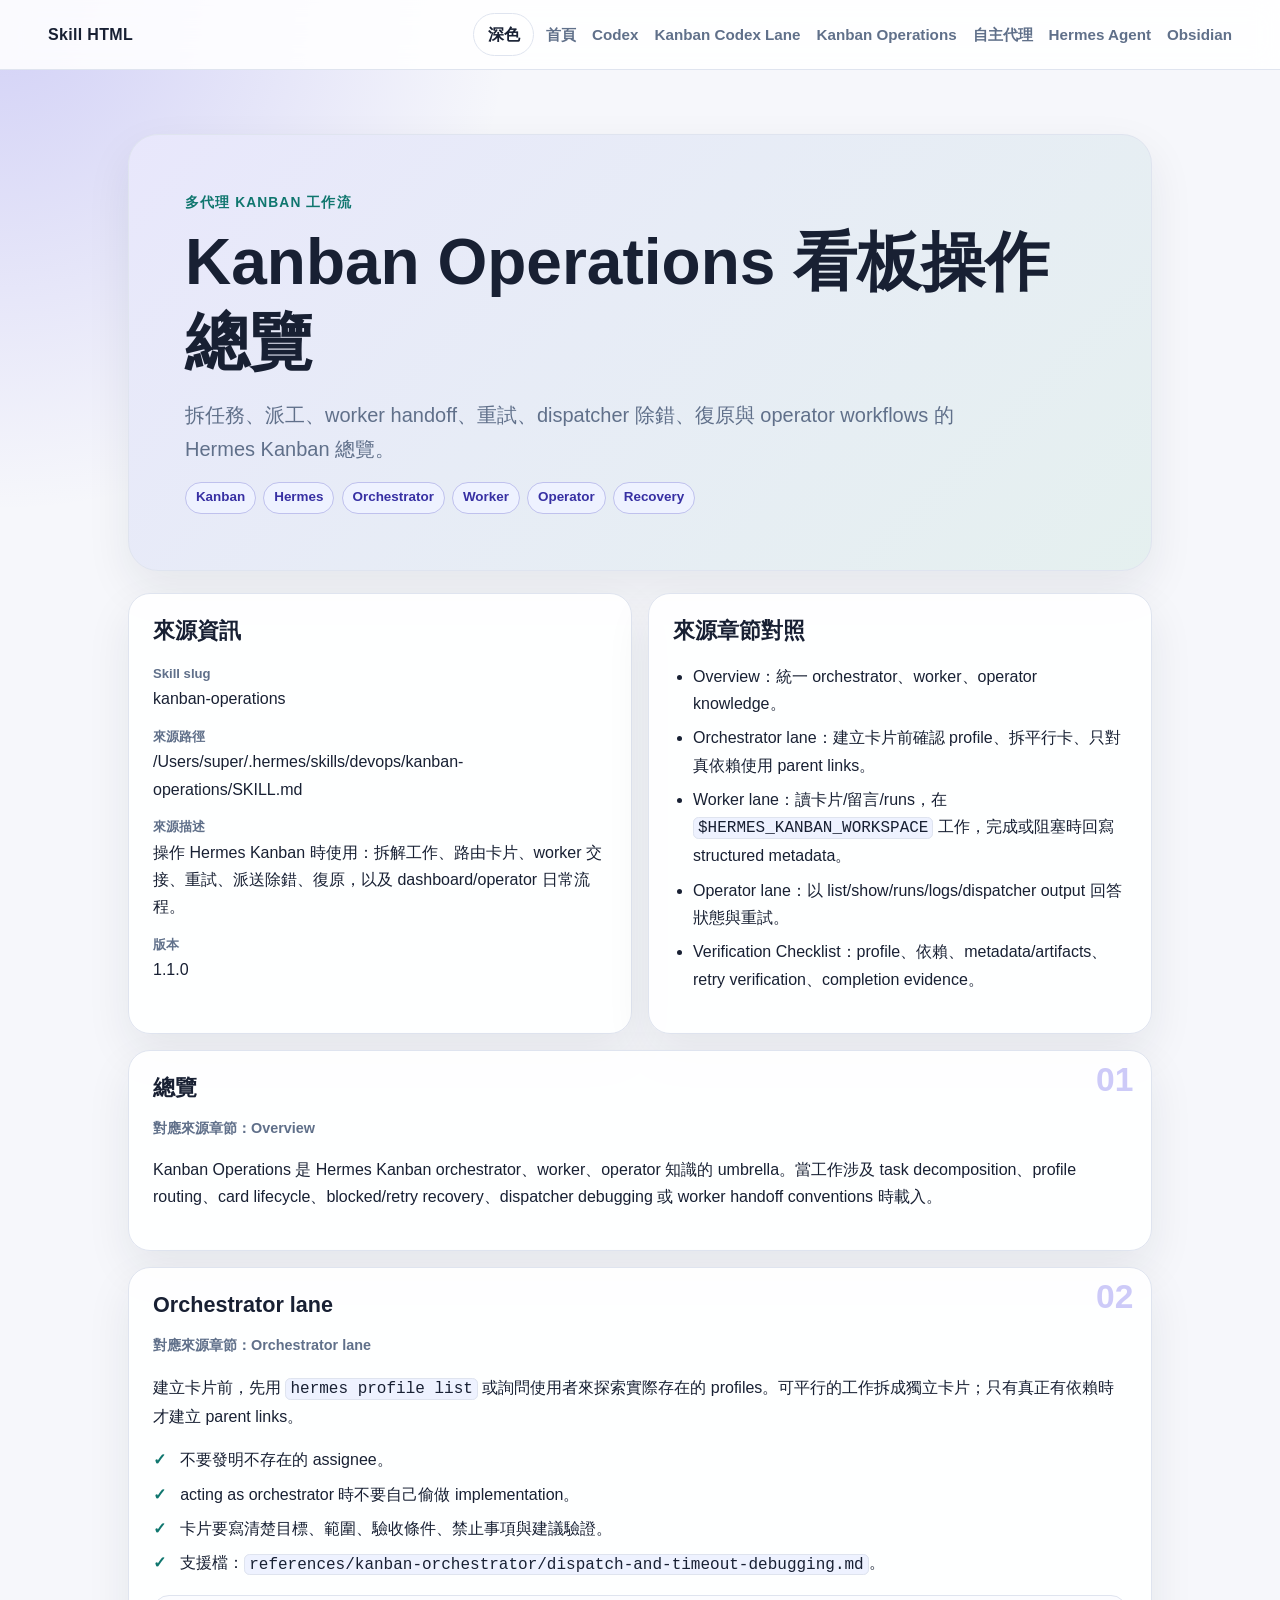
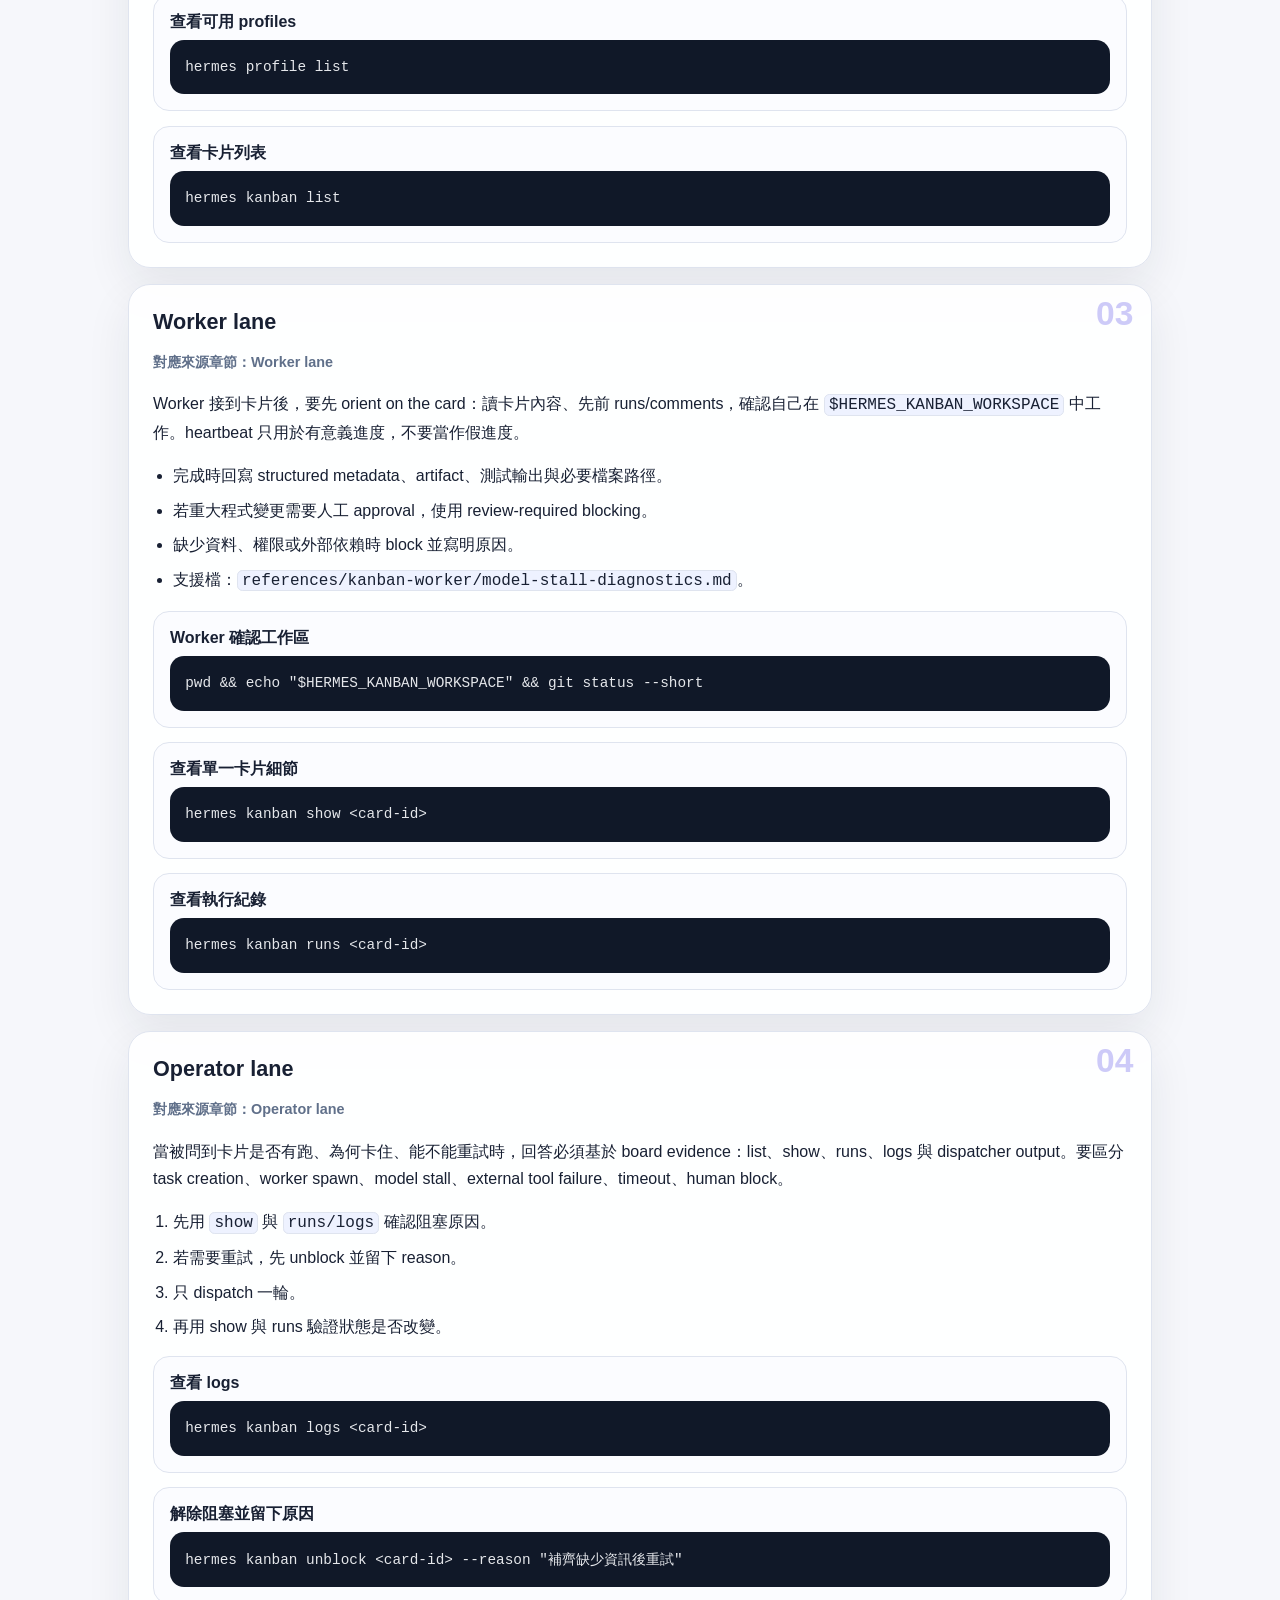
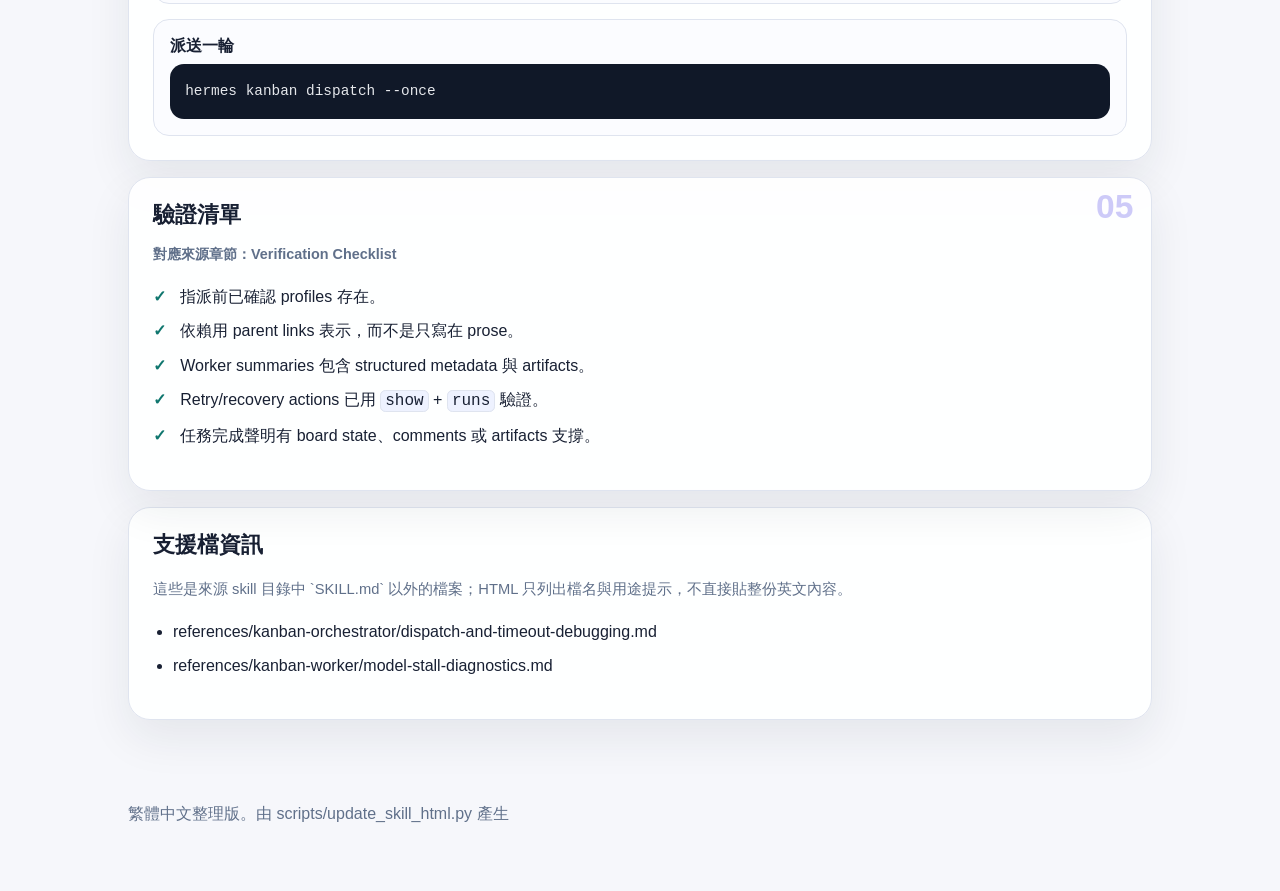
<file: skills/kanban-operations.html>
<!doctype html>
<html lang="zh-Hant">
<head>
  <meta charset="utf-8">
  <meta name="viewport" content="width=device-width, initial-scale=1">
  <meta name="description" content="此頁依照 Kanban Operations umbrella skill 的原始章節翻譯整理：Overview、Orchestrator lane、Worker lane、Operator lane、支援檔與 Verification Checklist。重點是用 board evidence 管理狀態，而不是靠猜測或口頭摘要。">
  <title>Kanban Operations 看板操作總覽｜Skill HTML</title>
  <link rel="stylesheet" href="../assets/style.css">
  <script src="../assets/app.js" defer></script>
</head>
<body>
  <header class="site-header">
    <a class="brand" href="../index.html">Skill HTML</a>
    <button class="theme-toggle" type="button" aria-label="切換深色模式" aria-pressed="false">深色</button>
    <button class="nav-toggle" type="button" aria-expanded="false" aria-controls="site-nav">選單</button>
    <nav id="site-nav" class="site-nav">
      <a href="../index.html">首頁</a>
      <a href="codex.html">Codex</a>
      <a href="kanban-codex-lane.html">Kanban Codex Lane</a>
      <a href="kanban-operations.html">Kanban Operations</a>
      <a href="autonomous-agent-workflows.html">自主代理</a>
      <a href="hermes-agent.html">Hermes Agent</a>
      <a href="obsidian.html">Obsidian</a>
    </nav>
  </header>
  <main>
    <section class="hero skill-hero">
      <p class="eyebrow">多代理 Kanban 工作流</p>
      <h1>Kanban Operations 看板操作總覽</h1>
      <p class="subtitle">拆任務、派工、worker handoff、重試、dispatcher 除錯、復原與 operator workflows 的 Hermes Kanban 總覽。</p>
      <div class="tags"><span>Kanban</span><span>Hermes</span><span>Orchestrator</span><span>Worker</span><span>Operator</span><span>Recovery</span></div>
    </section>

    <section class="content-grid">
      <aside class="panel source-card">
        <h2>來源資訊</h2>
        <dl>
          <dt>Skill slug</dt><dd>kanban-operations</dd>
          <dt>來源路徑</dt><dd>/Users/super/.hermes/skills/devops/kanban-operations/SKILL.md</dd>
          <dt>來源描述</dt><dd>操作 Hermes Kanban 時使用：拆解工作、路由卡片、worker 交接、重試、派送除錯、復原，以及 dashboard/operator 日常流程。</dd>
          <dt>版本</dt><dd>1.1.0</dd>
        </dl>
      </aside>
      <article class="panel">
        <h2>來源章節對照</h2>
        <ul><li>Overview：統一 orchestrator、worker、operator knowledge。</li><li>Orchestrator lane：建立卡片前確認 profile、拆平行卡、只對真依賴使用 parent links。</li><li>Worker lane：讀卡片/留言/runs，在 <code>$HERMES_KANBAN_WORKSPACE</code> 工作，完成或阻塞時回寫 structured metadata。</li><li>Operator lane：以 list/show/runs/logs/dispatcher output 回答狀態與重試。</li><li>Verification Checklist：profile、依賴、metadata/artifacts、retry verification、completion evidence。</li></ul>
      </article>
      <article class="panel span-2 translated-section"><div class="section-number">01</div><h2>總覽</h2><p class="source-heading">對應來源章節：Overview</p><p>Kanban Operations 是 Hermes Kanban orchestrator、worker、operator 知識的 umbrella。當工作涉及 task decomposition、profile routing、card lifecycle、blocked/retry recovery、dispatcher debugging 或 worker handoff conventions 時載入。</p></article><article class="panel span-2 translated-section"><div class="section-number">02</div><h2>Orchestrator lane</h2><p class="source-heading">對應來源章節：Orchestrator lane</p><p>建立卡片前，先用 <code>hermes profile list</code> 或詢問使用者來探索實際存在的 profiles。可平行的工作拆成獨立卡片；只有真正有依賴時才建立 parent links。</p><ul class="checklist"><li>不要發明不存在的 assignee。</li><li>acting as orchestrator 時不要自己偷做 implementation。</li><li>卡片要寫清楚目標、範圍、驗收條件、禁止事項與建議驗證。</li><li>支援檔：<code>references/kanban-orchestrator/dispatch-and-timeout-debugging.md</code>。</li></ul><div class="commands"><article class="command-card"><h3>查看可用 profiles</h3><pre><code>hermes profile list</code></pre></article><article class="command-card"><h3>查看卡片列表</h3><pre><code>hermes kanban list</code></pre></article></div></article><article class="panel span-2 translated-section"><div class="section-number">03</div><h2>Worker lane</h2><p class="source-heading">對應來源章節：Worker lane</p><p>Worker 接到卡片後，要先 orient on the card：讀卡片內容、先前 runs/comments，確認自己在 <code>$HERMES_KANBAN_WORKSPACE</code> 中工作。heartbeat 只用於有意義進度，不要當作假進度。</p><ul><li>完成時回寫 structured metadata、artifact、測試輸出與必要檔案路徑。</li><li>若重大程式變更需要人工 approval，使用 review-required blocking。</li><li>缺少資料、權限或外部依賴時 block 並寫明原因。</li><li>支援檔：<code>references/kanban-worker/model-stall-diagnostics.md</code>。</li></ul><div class="commands"><article class="command-card"><h3>Worker 確認工作區</h3><pre><code>pwd &amp;&amp; echo &quot;$HERMES_KANBAN_WORKSPACE&quot; &amp;&amp; git status --short</code></pre></article><article class="command-card"><h3>查看單一卡片細節</h3><pre><code>hermes kanban show &lt;card-id&gt;</code></pre></article><article class="command-card"><h3>查看執行紀錄</h3><pre><code>hermes kanban runs &lt;card-id&gt;</code></pre></article></div></article><article class="panel span-2 translated-section"><div class="section-number">04</div><h2>Operator lane</h2><p class="source-heading">對應來源章節：Operator lane</p><p>當被問到卡片是否有跑、為何卡住、能不能重試時，回答必須基於 board evidence：list、show、runs、logs 與 dispatcher output。要區分 task creation、worker spawn、model stall、external tool failure、timeout、human block。</p><ol><li>先用 <code>show</code> 與 <code>runs/logs</code> 確認阻塞原因。</li><li>若需要重試，先 unblock 並留下 reason。</li><li>只 dispatch 一輪。</li><li>再用 show 與 runs 驗證狀態是否改變。</li></ol><div class="commands"><article class="command-card"><h3>查看 logs</h3><pre><code>hermes kanban logs &lt;card-id&gt;</code></pre></article><article class="command-card"><h3>解除阻塞並留下原因</h3><pre><code>hermes kanban unblock &lt;card-id&gt; --reason &quot;補齊缺少資訊後重試&quot;</code></pre></article><article class="command-card"><h3>派送一輪</h3><pre><code>hermes kanban dispatch --once</code></pre></article></div></article><article class="panel span-2 translated-section"><div class="section-number">05</div><h2>驗證清單</h2><p class="source-heading">對應來源章節：Verification Checklist</p><ul class="checklist"><li>指派前已確認 profiles 存在。</li><li>依賴用 parent links 表示，而不是只寫在 prose。</li><li>Worker summaries 包含 structured metadata 與 artifacts。</li><li>Retry/recovery actions 已用 <code>show</code> + <code>runs</code> 驗證。</li><li>任務完成聲明有 board state、comments 或 artifacts 支撐。</li></ul></article>
      <article class="panel span-2 support-files">
        <h2>支援檔資訊</h2>
        <p class="muted">這些是來源 skill 目錄中 `SKILL.md` 以外的檔案；HTML 只列出檔名與用途提示，不直接貼整份英文內容。</p>
        <ul><li>references/kanban-orchestrator/dispatch-and-timeout-debugging.md</li><li>references/kanban-worker/model-stall-diagnostics.md</li></ul>
      </article>
    </section>

  </main>
  <footer class="site-footer">
    <p>繁體中文整理版。由 scripts/update_skill_html.py 產生</p>
  </footer>
</body>
</html>
</file>
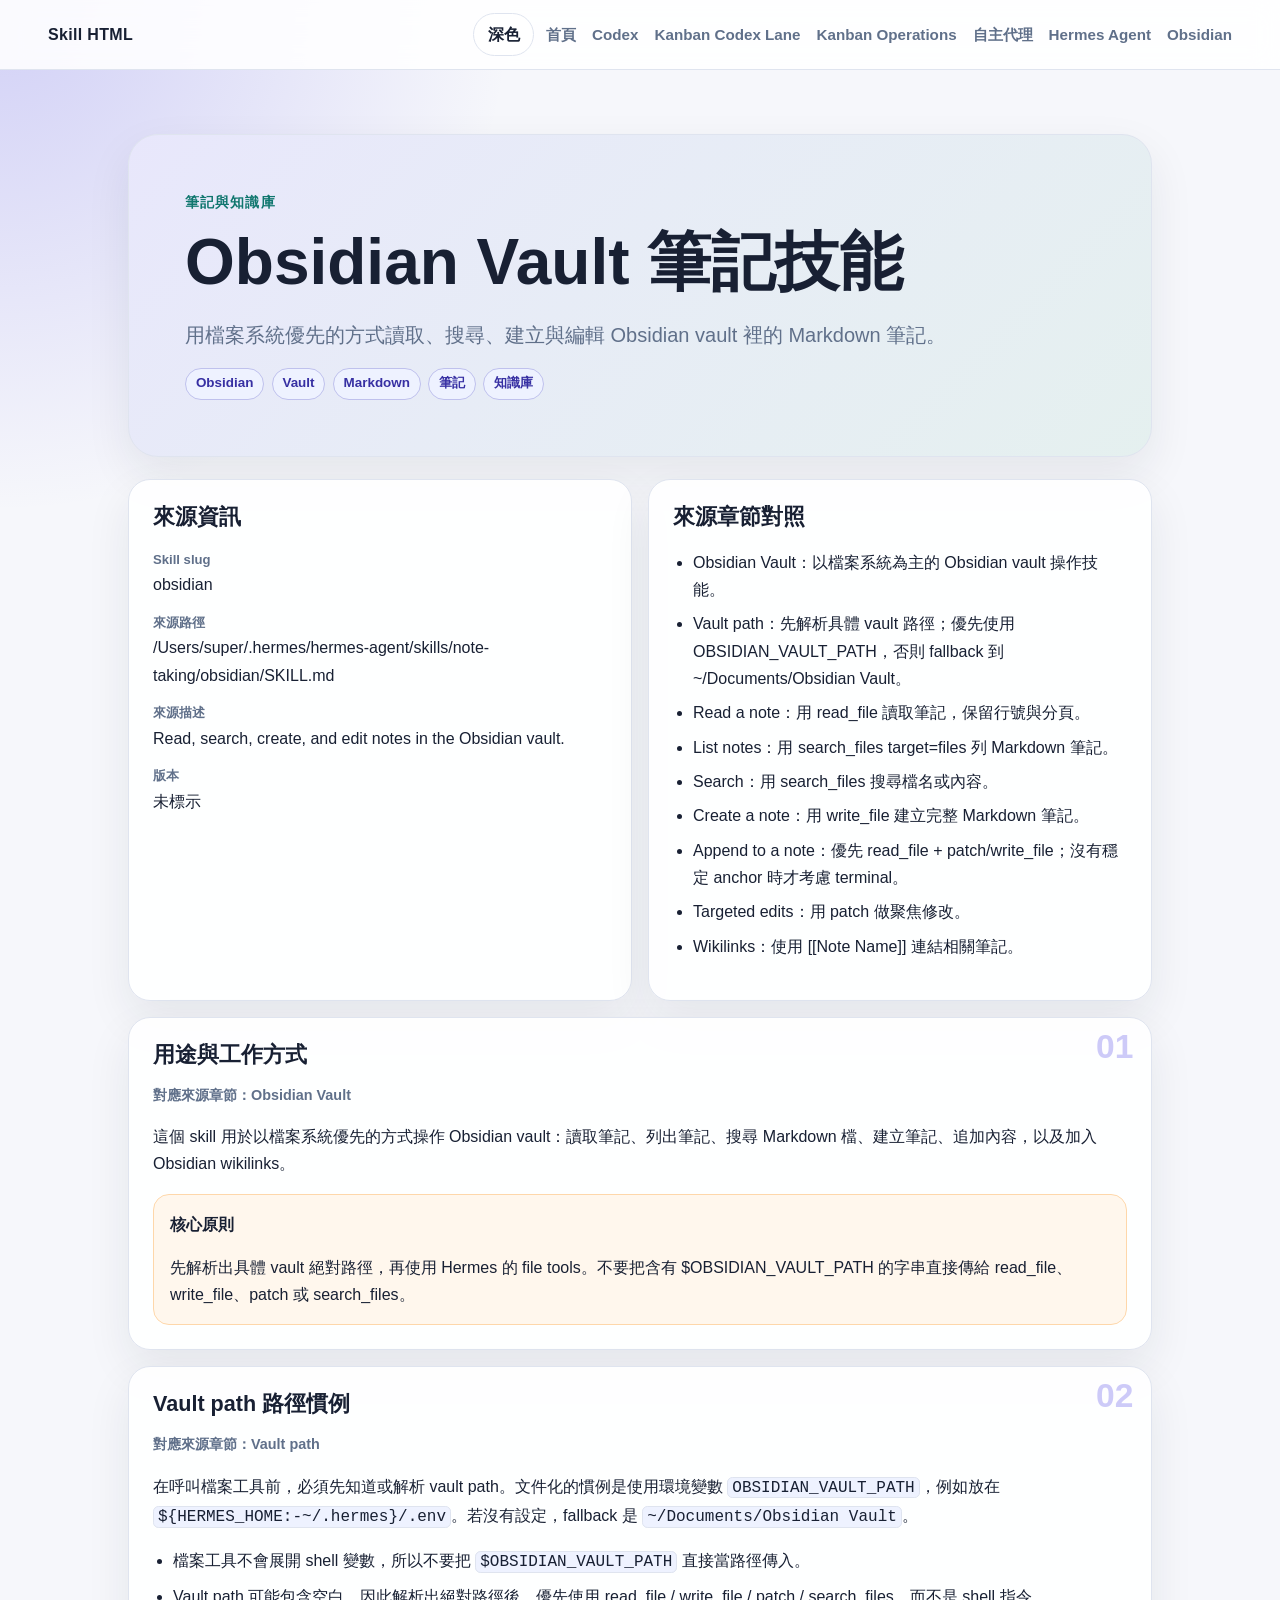
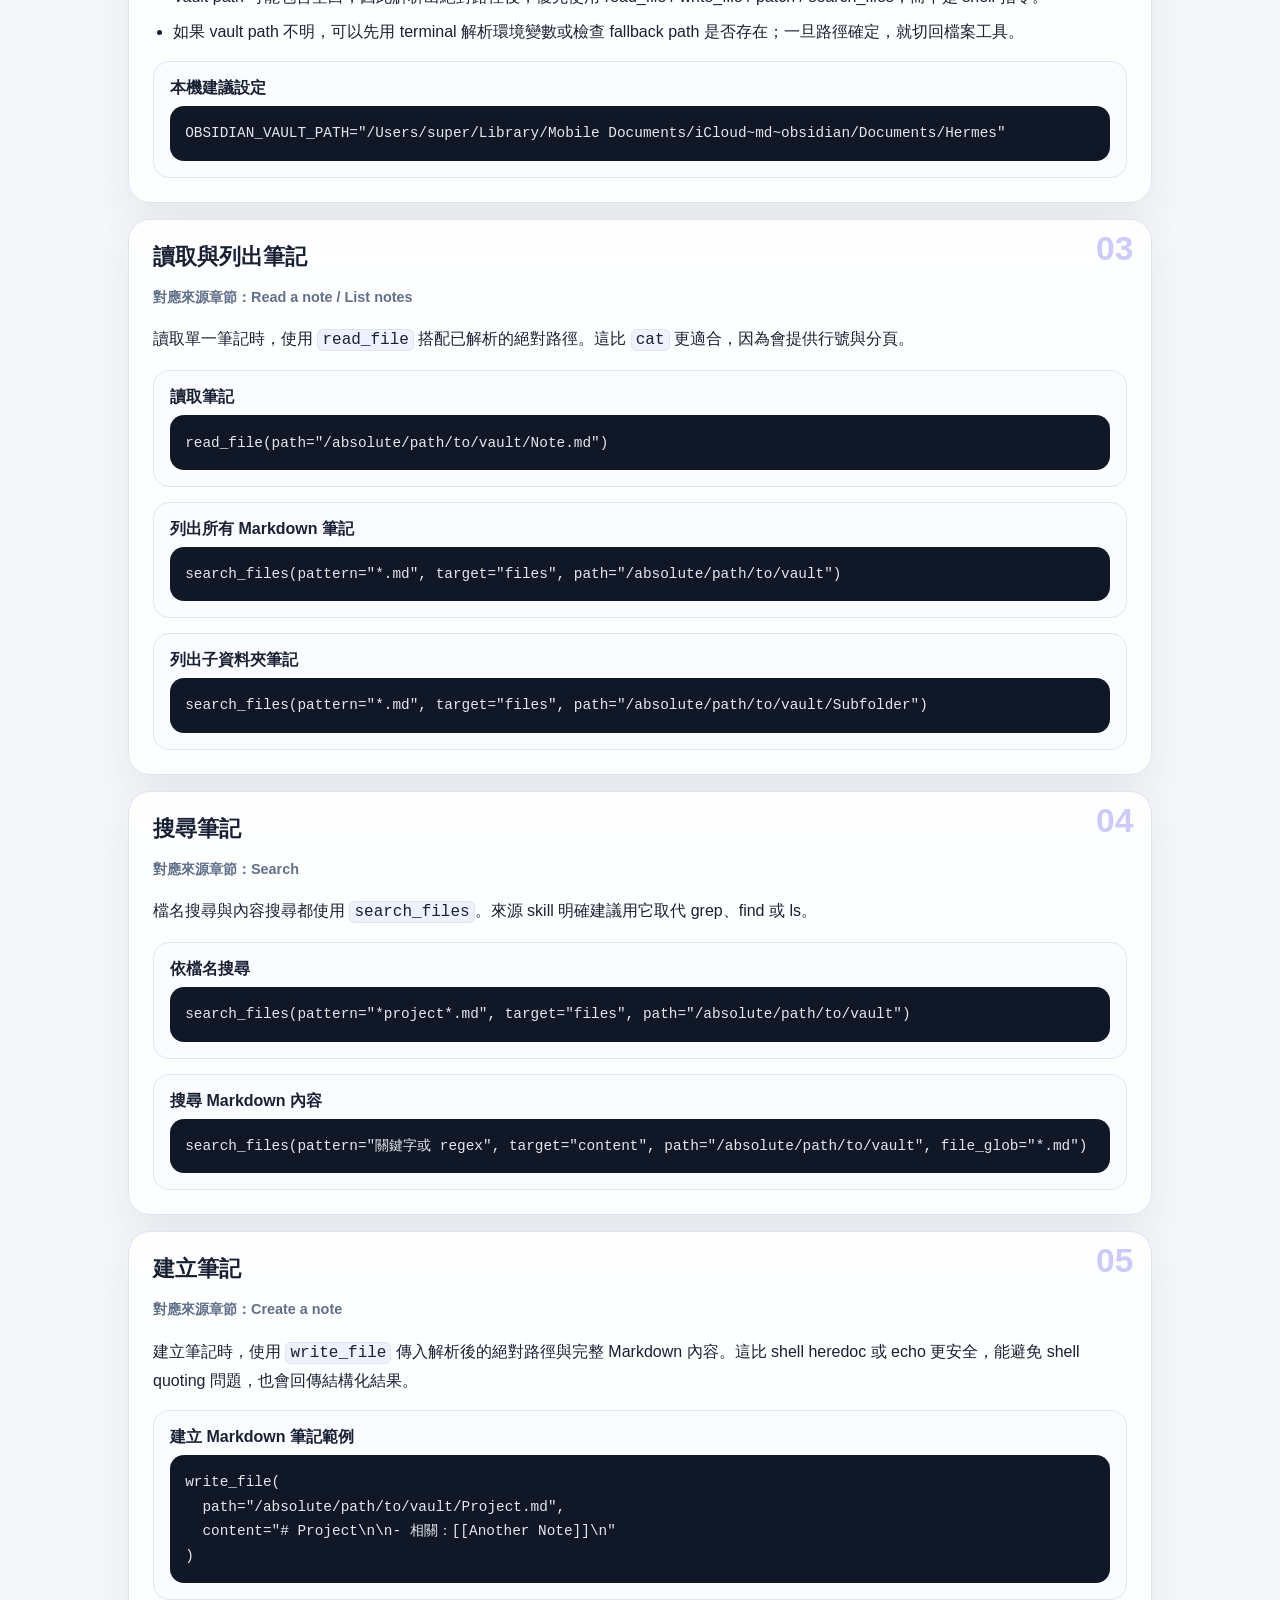
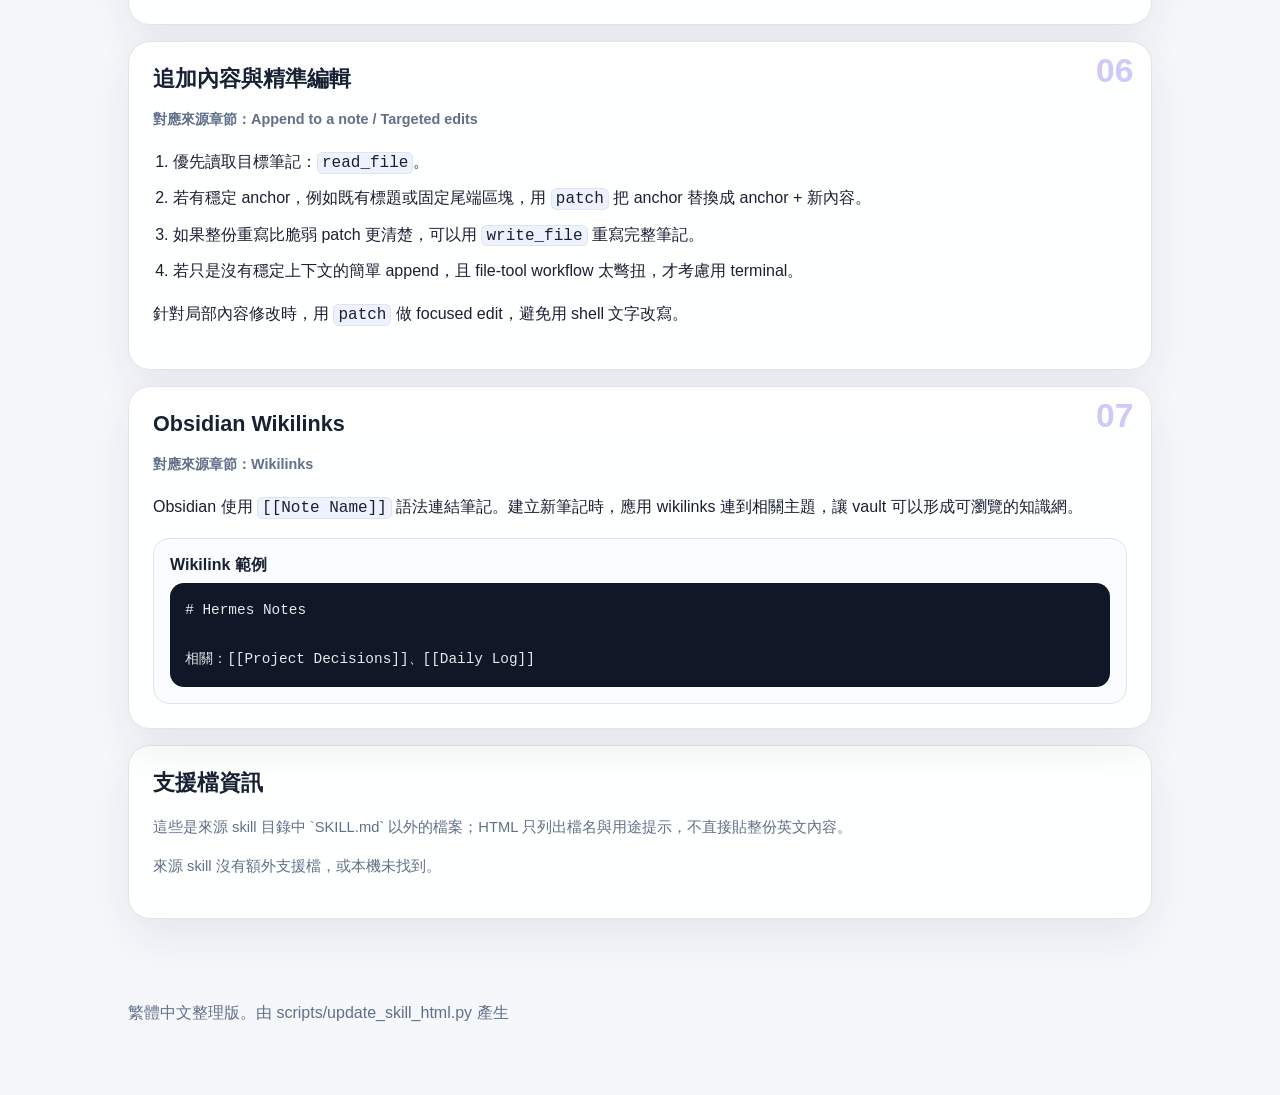
<file: skills/obsidian.html>
<!doctype html>
<html lang="zh-Hant">
<head>
  <meta charset="utf-8">
  <meta name="viewport" content="width=device-width, initial-scale=1">
  <meta name="description" content="此頁依照 Obsidian Vault skill 的原始 SKILL.md 翻譯整理：保留 vault path 慣例、讀取筆記、列出筆記、搜尋、建立筆記、追加內容、精準編輯與 wikilinks。">
  <title>Obsidian Vault 筆記技能｜Skill HTML</title>
  <link rel="stylesheet" href="../assets/style.css">
  <script src="../assets/app.js" defer></script>
</head>
<body>
  <header class="site-header">
    <a class="brand" href="../index.html">Skill HTML</a>
    <button class="theme-toggle" type="button" aria-label="切換深色模式" aria-pressed="false">深色</button>
    <button class="nav-toggle" type="button" aria-expanded="false" aria-controls="site-nav">選單</button>
    <nav id="site-nav" class="site-nav">
      <a href="../index.html">首頁</a>
      <a href="codex.html">Codex</a>
      <a href="kanban-codex-lane.html">Kanban Codex Lane</a>
      <a href="kanban-operations.html">Kanban Operations</a>
      <a href="autonomous-agent-workflows.html">自主代理</a>
      <a href="hermes-agent.html">Hermes Agent</a>
      <a href="obsidian.html">Obsidian</a>
    </nav>
  </header>
  <main>
    <section class="hero skill-hero">
      <p class="eyebrow">筆記與知識庫</p>
      <h1>Obsidian Vault 筆記技能</h1>
      <p class="subtitle">用檔案系統優先的方式讀取、搜尋、建立與編輯 Obsidian vault 裡的 Markdown 筆記。</p>
      <div class="tags"><span>Obsidian</span><span>Vault</span><span>Markdown</span><span>筆記</span><span>知識庫</span></div>
    </section>

    <section class="content-grid">
      <aside class="panel source-card">
        <h2>來源資訊</h2>
        <dl>
          <dt>Skill slug</dt><dd>obsidian</dd>
          <dt>來源路徑</dt><dd>/Users/super/.hermes/hermes-agent/skills/note-taking/obsidian/SKILL.md</dd>
          <dt>來源描述</dt><dd>Read, search, create, and edit notes in the Obsidian vault.</dd>
          <dt>版本</dt><dd>未標示</dd>
        </dl>
      </aside>
      <article class="panel">
        <h2>來源章節對照</h2>
        <ul><li>Obsidian Vault：以檔案系統為主的 Obsidian vault 操作技能。</li><li>Vault path：先解析具體 vault 路徑；優先使用 OBSIDIAN_VAULT_PATH，否則 fallback 到 ~/Documents/Obsidian Vault。</li><li>Read a note：用 read_file 讀取筆記，保留行號與分頁。</li><li>List notes：用 search_files target=files 列 Markdown 筆記。</li><li>Search：用 search_files 搜尋檔名或內容。</li><li>Create a note：用 write_file 建立完整 Markdown 筆記。</li><li>Append to a note：優先 read_file + patch/write_file；沒有穩定 anchor 時才考慮 terminal。</li><li>Targeted edits：用 patch 做聚焦修改。</li><li>Wikilinks：使用 [[Note Name]] 連結相關筆記。</li></ul>
      </article>
      <article class="panel span-2 translated-section"><div class="section-number">01</div><h2>用途與工作方式</h2><p class="source-heading">對應來源章節：Obsidian Vault</p><p>這個 skill 用於以檔案系統優先的方式操作 Obsidian vault：讀取筆記、列出筆記、搜尋 Markdown 檔、建立筆記、追加內容，以及加入 Obsidian wikilinks。</p><aside class="callout"><strong>核心原則</strong><p>先解析出具體 vault 絕對路徑，再使用 Hermes 的 file tools。不要把含有 $OBSIDIAN_VAULT_PATH 的字串直接傳給 read_file、write_file、patch 或 search_files。</p></aside></article><article class="panel span-2 translated-section"><div class="section-number">02</div><h2>Vault path 路徑慣例</h2><p class="source-heading">對應來源章節：Vault path</p><p>在呼叫檔案工具前，必須先知道或解析 vault path。文件化的慣例是使用環境變數 <code>OBSIDIAN_VAULT_PATH</code>，例如放在 <code>${HERMES_HOME:-~/.hermes}/.env</code>。若沒有設定，fallback 是 <code>~/Documents/Obsidian Vault</code>。</p><ul><li>檔案工具不會展開 shell 變數，所以不要把 <code>$OBSIDIAN_VAULT_PATH</code> 直接當路徑傳入。</li><li>Vault path 可能包含空白，因此解析出絕對路徑後，優先使用 read_file / write_file / patch / search_files，而不是 shell 指令。</li><li>如果 vault path 不明，可以先用 terminal 解析環境變數或檢查 fallback path 是否存在；一旦路徑確定，就切回檔案工具。</li></ul><div class="code-block"><h3>本機建議設定</h3><pre><code>OBSIDIAN_VAULT_PATH=&quot;/Users/super/Library/Mobile Documents/iCloud~md~obsidian/Documents/Hermes&quot;</code></pre></div></article><article class="panel span-2 translated-section"><div class="section-number">03</div><h2>讀取與列出筆記</h2><p class="source-heading">對應來源章節：Read a note / List notes</p><p>讀取單一筆記時，使用 <code>read_file</code> 搭配已解析的絕對路徑。這比 <code>cat</code> 更適合，因為會提供行號與分頁。</p><div class="commands"><article class="command-card"><h3>讀取筆記</h3><pre><code>read_file(path=&quot;/absolute/path/to/vault/Note.md&quot;)</code></pre></article><article class="command-card"><h3>列出所有 Markdown 筆記</h3><pre><code>search_files(pattern=&quot;*.md&quot;, target=&quot;files&quot;, path=&quot;/absolute/path/to/vault&quot;)</code></pre></article><article class="command-card"><h3>列出子資料夾筆記</h3><pre><code>search_files(pattern=&quot;*.md&quot;, target=&quot;files&quot;, path=&quot;/absolute/path/to/vault/Subfolder&quot;)</code></pre></article></div></article><article class="panel span-2 translated-section"><div class="section-number">04</div><h2>搜尋筆記</h2><p class="source-heading">對應來源章節：Search</p><p>檔名搜尋與內容搜尋都使用 <code>search_files</code>。來源 skill 明確建議用它取代 grep、find 或 ls。</p><div class="commands"><article class="command-card"><h3>依檔名搜尋</h3><pre><code>search_files(pattern=&quot;*project*.md&quot;, target=&quot;files&quot;, path=&quot;/absolute/path/to/vault&quot;)</code></pre></article><article class="command-card"><h3>搜尋 Markdown 內容</h3><pre><code>search_files(pattern=&quot;關鍵字或 regex&quot;, target=&quot;content&quot;, path=&quot;/absolute/path/to/vault&quot;, file_glob=&quot;*.md&quot;)</code></pre></article></div></article><article class="panel span-2 translated-section"><div class="section-number">05</div><h2>建立筆記</h2><p class="source-heading">對應來源章節：Create a note</p><p>建立筆記時，使用 <code>write_file</code> 傳入解析後的絕對路徑與完整 Markdown 內容。這比 shell heredoc 或 echo 更安全，能避免 shell quoting 問題，也會回傳結構化結果。</p><div class="code-block"><h3>建立 Markdown 筆記範例</h3><pre><code>write_file(
  path=&quot;/absolute/path/to/vault/Project.md&quot;,
  content=&quot;# Project\n\n- 相關：[[Another Note]]\n&quot;
)</code></pre></div></article><article class="panel span-2 translated-section"><div class="section-number">06</div><h2>追加內容與精準編輯</h2><p class="source-heading">對應來源章節：Append to a note / Targeted edits</p><ol><li>優先讀取目標筆記：<code>read_file</code>。</li><li>若有穩定 anchor，例如既有標題或固定尾端區塊，用 <code>patch</code> 把 anchor 替換成 anchor + 新內容。</li><li>如果整份重寫比脆弱 patch 更清楚，可以用 <code>write_file</code> 重寫完整筆記。</li><li>若只是沒有穩定上下文的簡單 append，且 file-tool workflow 太彆扭，才考慮用 terminal。</li></ol><p>針對局部內容修改時，用 <code>patch</code> 做 focused edit，避免用 shell 文字改寫。</p></article><article class="panel span-2 translated-section"><div class="section-number">07</div><h2>Obsidian Wikilinks</h2><p class="source-heading">對應來源章節：Wikilinks</p><p>Obsidian 使用 <code>[[Note Name]]</code> 語法連結筆記。建立新筆記時，應用 wikilinks 連到相關主題，讓 vault 可以形成可瀏覽的知識網。</p><div class="code-block"><h3>Wikilink 範例</h3><pre><code># Hermes Notes

相關：[[Project Decisions]]、[[Daily Log]]
</code></pre></div></article>
      <article class="panel span-2 support-files">
        <h2>支援檔資訊</h2>
        <p class="muted">這些是來源 skill 目錄中 `SKILL.md` 以外的檔案；HTML 只列出檔名與用途提示，不直接貼整份英文內容。</p>
        <p class="muted">來源 skill 沒有額外支援檔，或本機未找到。</p>
      </article>
    </section>

  </main>
  <footer class="site-footer">
    <p>繁體中文整理版。由 scripts/update_skill_html.py 產生</p>
  </footer>
</body>
</html>
</file>
<file: assets/style.css>
:root {
  color-scheme: light;
  --bg: #f6f7fb;
  --surface: #ffffff;
  --surface-rgb: 255, 255, 255;
  --surface-2: #eef2ff;
  --surface-3: #fbfcff;
  --text: #182033;
  --muted: #60708a;
  --brand: #4f46e5;
  --brand-2: #0f766e;
  --tag-text: #3730a3;
  --border: #dfe4ef;
  --shadow: 0 18px 45px rgba(24, 32, 51, 0.08);
  --code-bg: #101828;
  --code-text: #e5e7eb;
  --callout-bg: #fff7ed;
  --callout-border: #fed7aa;
  --radius: 22px;
}

@media (prefers-color-scheme: dark) {
  :root:not([data-theme="light"]) {
    color-scheme: dark;
    --bg: #0b1020;
    --surface: #111827;
    --surface-rgb: 17, 24, 39;
    --surface-2: #172554;
    --surface-3: #0f172a;
    --text: #e5e7eb;
    --muted: #a7b0c0;
    --brand: #a5b4fc;
    --brand-2: #5eead4;
    --tag-text: #dbeafe;
    --border: #2b3548;
    --shadow: 0 18px 45px rgba(0, 0, 0, 0.34);
    --code-bg: #020617;
    --code-text: #e2e8f0;
    --callout-bg: #2a1d0b;
    --callout-border: #854d0e;
  }
}

:root[data-theme="dark"] {
  color-scheme: dark;
  --bg: #0b1020;
  --surface: #111827;
  --surface-rgb: 17, 24, 39;
  --surface-2: #172554;
  --surface-3: #0f172a;
  --text: #e5e7eb;
  --muted: #a7b0c0;
  --brand: #a5b4fc;
  --brand-2: #5eead4;
  --tag-text: #dbeafe;
  --border: #2b3548;
  --shadow: 0 18px 45px rgba(0, 0, 0, 0.34);
  --code-bg: #020617;
  --code-text: #e2e8f0;
  --callout-bg: #2a1d0b;
  --callout-border: #854d0e;
}

* { box-sizing: border-box; }

body {
  margin: 0;
  font-family: -apple-system, BlinkMacSystemFont, "Segoe UI", "Noto Sans TC", "PingFang TC", "Microsoft JhengHei", sans-serif;
  line-height: 1.7;
  background: radial-gradient(circle at top left, color-mix(in srgb, var(--brand) 22%, transparent) 0, transparent 32rem), var(--bg);
  color: var(--text);
}

a { color: var(--brand); text-decoration: none; }
a:hover { text-decoration: underline; }

.site-header {
  position: sticky;
  top: 0;
  z-index: 10;
  display: flex;
  align-items: center;
  justify-content: space-between;
  gap: 0.75rem;
  padding: 0.8rem clamp(1rem, 4vw, 3rem);
  background: rgba(var(--surface-rgb), 0.88);
  border-bottom: 1px solid var(--border);
  backdrop-filter: blur(14px);
}

.brand {
  color: var(--text);
  font-weight: 800;
  letter-spacing: 0.02em;
  white-space: nowrap;
}

.site-nav {
  display: flex;
  flex-wrap: wrap;
  gap: 0.5rem 1rem;
  align-items: center;
}

.site-nav a {
  color: var(--muted);
  font-size: 0.95rem;
  font-weight: 650;
}

.nav-toggle,
.theme-toggle {
  border: 1px solid var(--border);
  border-radius: 999px;
  background: var(--surface);
  padding: 0.45rem 0.85rem;
  color: var(--text);
  font: inherit;
  font-weight: 700;
  cursor: pointer;
}

.nav-toggle { display: none; }
.theme-toggle { margin-left: auto; }

main {
  width: min(1120px, 100%);
  margin: 0 auto;
  padding: clamp(1.2rem, 4vw, 3rem);
}

.hero {
  margin: 1rem 0 2rem;
  padding: clamp(1.4rem, 5vw, 3.5rem);
  background: linear-gradient(135deg, color-mix(in srgb, var(--brand) 13%, transparent), color-mix(in srgb, var(--brand-2) 11%, transparent)), var(--surface);
  border: 1px solid var(--border);
  border-radius: calc(var(--radius) + 8px);
  box-shadow: var(--shadow);
}

.skill-hero { margin-bottom: 1.4rem; }

.eyebrow {
  margin: 0 0 0.45rem;
  color: var(--brand-2);
  font-size: 0.86rem;
  font-weight: 850;
  letter-spacing: 0.08em;
  text-transform: uppercase;
}

h1, h2, h3 { line-height: 1.25; }
h1 { margin: 0; font-size: clamp(2rem, 7vw, 4rem); }
h2 { margin-top: 0; font-size: 1.35rem; }
h3 { margin: 0 0 0.5rem; font-size: 1rem; }

.subtitle {
  max-width: 820px;
  margin: 1rem 0 0;
  color: var(--muted);
  font-size: clamp(1rem, 2.5vw, 1.25rem);
}

.search-box {
  display: block;
  margin-top: 1.6rem;
  font-weight: 800;
}

#skill-search {
  width: min(560px, 100%);
  margin-top: 0.5rem;
  padding: 0.9rem 1rem;
  border: 1px solid var(--border);
  border-radius: 16px;
  font: inherit;
  background: var(--surface);
  color: var(--text);
}

.skill-list,
.content-grid {
  display: grid;
  grid-template-columns: repeat(2, minmax(0, 1fr));
  gap: 1rem;
}

.skill-card,
.panel {
  background: rgba(var(--surface-rgb), 0.95);
  border: 1px solid var(--border);
  border-radius: var(--radius);
  box-shadow: var(--shadow);
}

.skill-card { padding: 1.35rem; }
.skill-card h2 { margin: 0 0 0.6rem; }
.skill-card p { color: var(--muted); }

.panel { padding: clamp(1rem, 3vw, 1.5rem); }
.span-2 { grid-column: span 2; }

.translated-section { position: relative; overflow: hidden; }
.section-number {
  position: absolute;
  right: 1.1rem;
  top: 0.75rem;
  color: color-mix(in srgb, var(--brand) 28%, transparent);
  font-size: 2.1rem;
  font-weight: 900;
  line-height: 1;
}
.source-heading {
  margin-top: -0.25rem;
  color: var(--muted);
  font-size: 0.9rem;
  font-weight: 700;
}


.tags {
  display: flex;
  flex-wrap: wrap;
  gap: 0.45rem;
  margin-top: 1rem;
}

.tags span {
  display: inline-flex;
  align-items: center;
  border: 1px solid color-mix(in srgb, var(--brand) 22%, var(--border));
  border-radius: 999px;
  background: var(--surface-2);
  padding: 0.22rem 0.62rem;
  color: var(--tag-text);
  font-size: 0.84rem;
  font-weight: 700;
}

.source-status,
.muted {
  color: var(--muted);
  font-size: 0.92rem;
}

dl { margin: 0; }
dt { color: var(--muted); font-size: 0.82rem; font-weight: 800; }
dd { margin: 0 0 0.85rem; overflow-wrap: anywhere; }

ul, ol { padding-left: 1.25rem; }
li + li { margin-top: 0.45rem; }
.checklist { list-style: none; padding-left: 0; }
.checklist li { position: relative; padding-left: 1.7rem; }
.checklist li::before {
  content: "✓";
  position: absolute;
  left: 0;
  top: 0;
  color: var(--brand-2);
  font-weight: 900;
}

.commands {
  display: grid;
  gap: 0.9rem;
}

.command-card,
.code-block,
.callout {
  border: 1px solid var(--border);
  border-radius: 16px;
  background: var(--surface-3);
  padding: 1rem;
}

.callout {
  background: var(--callout-bg);
  border-color: var(--callout-border);
}
.callout p { margin-bottom: 0; }

pre {
  margin: 0;
  overflow-x: auto;
  border-radius: 14px;
  background: var(--code-bg);
  color: var(--code-text);
  padding: 0.95rem;
  font-size: 0.9rem;
}

p code, li code, td code {
  border: 1px solid var(--border);
  border-radius: 0.35rem;
  background: var(--surface-2);
  padding: 0.05rem 0.25rem;
  color: var(--text);
}

code {
  font-family: "SFMono-Regular", Consolas, "Liberation Mono", monospace;
}

.table-wrap { overflow-x: auto; }
table {
  width: 100%;
  border-collapse: collapse;
  min-width: 560px;
}
th, td {
  border: 1px solid var(--border);
  padding: 0.7rem;
  text-align: left;
  vertical-align: top;
}
th {
  background: var(--surface-2);
  color: var(--text);
}

.site-footer {
  width: min(1120px, 100%);
  margin: 0 auto;
  padding: 1rem clamp(1.2rem, 4vw, 3rem) 2.5rem;
  color: var(--muted);
}

.is-hidden { display: none !important; }

@media (max-width: 860px) {
  .site-header {
    align-items: center;
    flex-wrap: wrap;
  }
  .nav-toggle { display: inline-flex; }
  .theme-toggle { margin-left: auto; }
  .site-nav {
    display: none;
    order: 4;
    width: 100%;
    flex-direction: column;
    align-items: stretch;
    padding: 0.9rem;
    border: 1px solid var(--border);
    border-radius: 18px;
    background: var(--surface);
    box-shadow: var(--shadow);
  }
  .site-nav.is-open { display: flex; }
  .site-nav a { padding: 0.5rem; }
  .skill-list,
  .content-grid { grid-template-columns: 1fr; }
  .span-2 { grid-column: auto; }
  h1 { font-size: clamp(2rem, 12vw, 3rem); }
  main { padding-inline: 0.85rem; }
  .section-number { position: static; margin-bottom: 0.35rem; font-size: 1.2rem; }
  table { min-width: 520px; }
}
</file>
